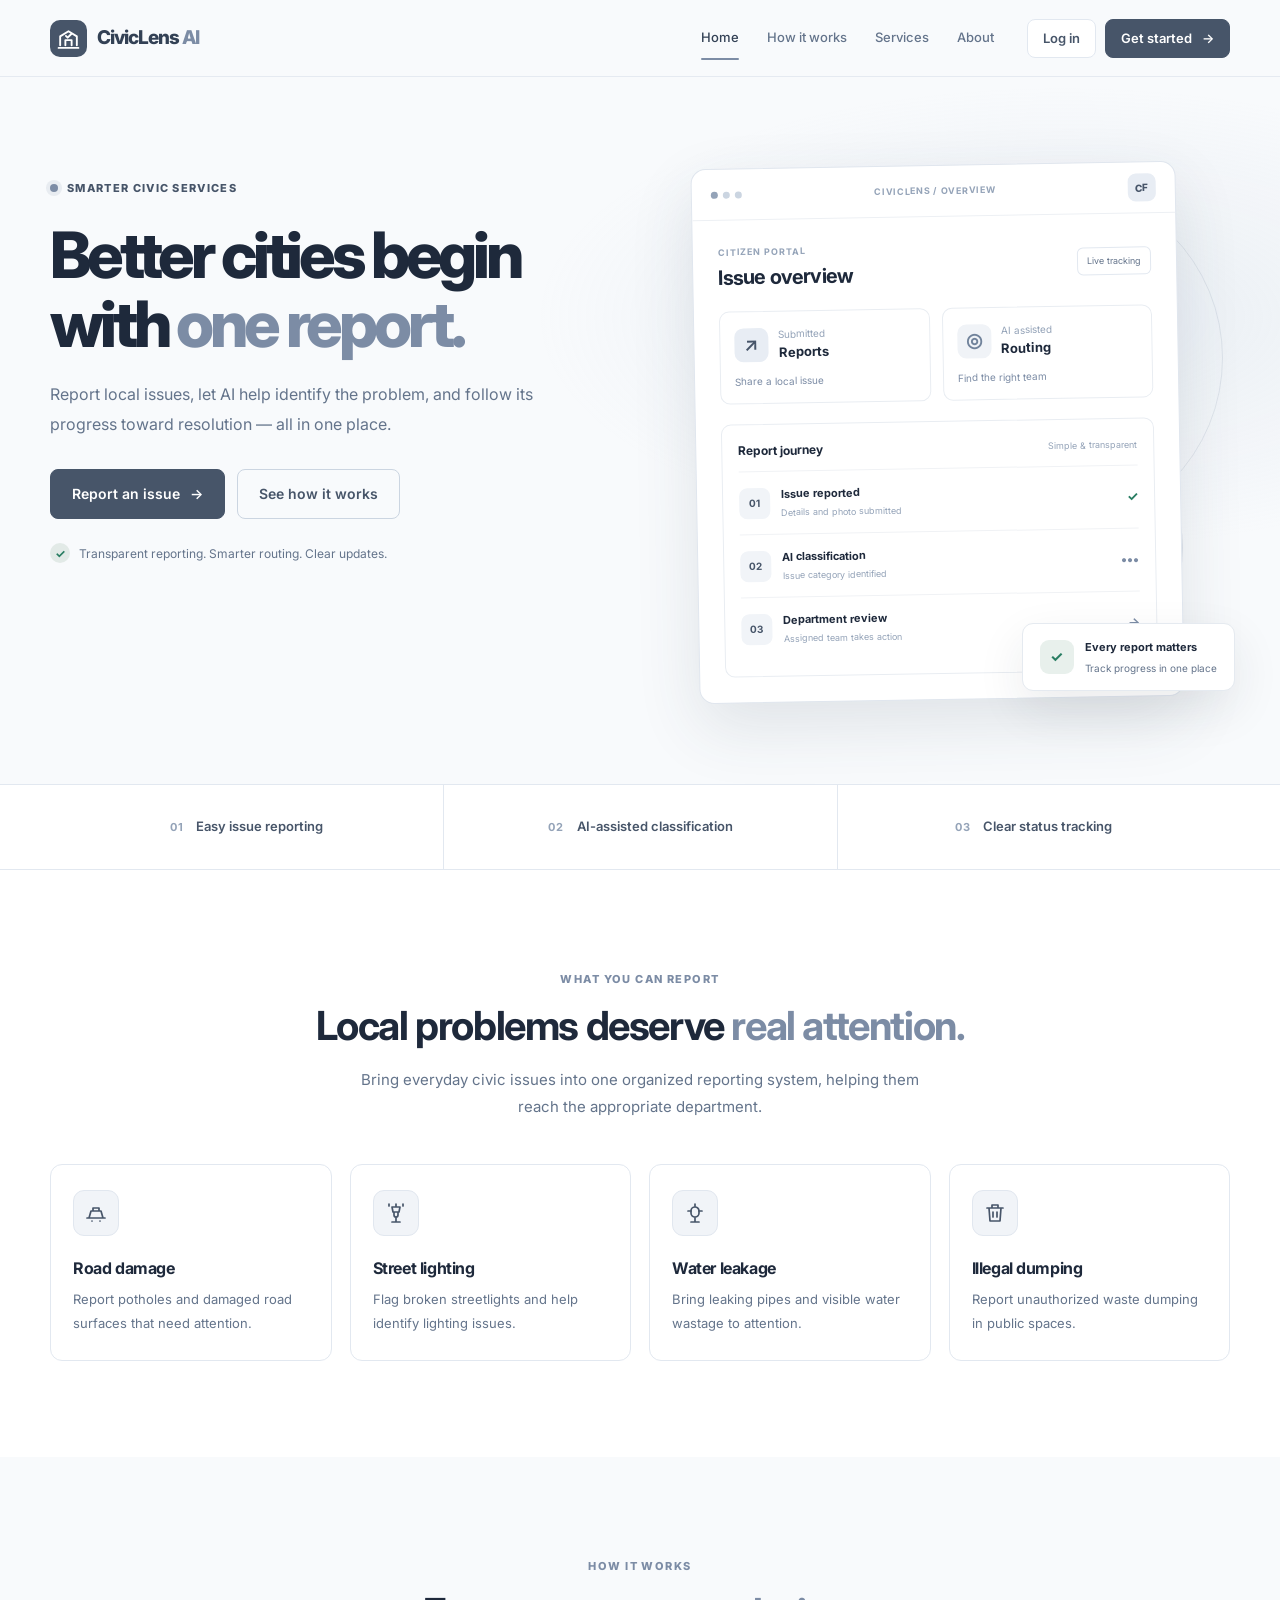
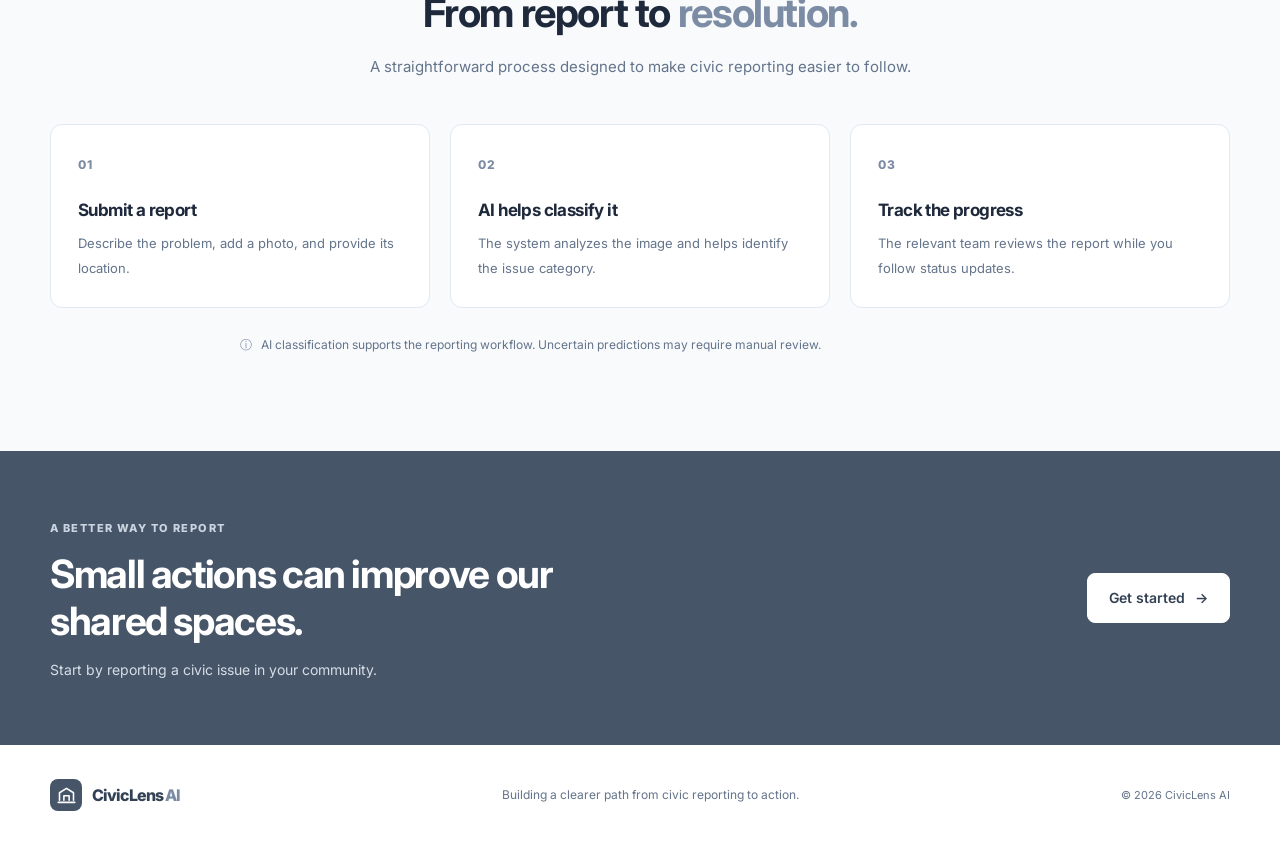
<file: index.html>
<!DOCTYPE html>
<html lang="en">
<head>
    <meta charset="UTF-8">
    <meta name="viewport" content="width=device-width, initial-scale=1.0">
    <meta name="description" content="CivicLens AI helps residents report civic issues and track their resolution.">
    <title>CivicLens AI | Better Cities, Together</title>

    <link rel="preconnect" href="https://fonts.googleapis.com">
    <link rel="preconnect" href="https://fonts.gstatic.com" crossorigin>
    <link href="https://fonts.googleapis.com/css2?family=Inter:wght@400;500;600;700;800&display=swap" rel="stylesheet">

    <link rel="stylesheet" href="css/theme.css">
    <link rel="stylesheet" href="css/home.css">
</head>
<body>

    <header class="site-header">
        <nav class="navbar container" aria-label="Main navigation">
            <a class="brand" href="index.html" aria-label="CivicLens AI home">
                <span class="brand-mark" aria-hidden="true">
                    <svg viewBox="0 0 24 24" fill="none">
                        <path d="M4 18.5V10l8-5 8 5v8.5" stroke="currentColor" stroke-width="1.8" stroke-linecap="round" stroke-linejoin="round"/>
                        <path d="M9 18.5v-5h6v5M2.5 21h19" stroke="currentColor" stroke-width="1.8" stroke-linecap="round" stroke-linejoin="round"/>
                        <path d="m9.5 9.5 1.7 1.7 3.5-3.5" stroke="currentColor" stroke-width="1.8" stroke-linecap="round" stroke-linejoin="round"/>
                    </svg>
                </span>
                <span>CivicLens <span class="brand-light">AI</span></span>
            </a>

            <button class="menu-toggle" id="menuToggle"
                    type="button" aria-label="Open navigation"
                    aria-expanded="false" aria-controls="navLinks">
                <span></span>
                <span></span>
                <span></span>
            </button>

            <div class="nav-links" id="navLinks">
                <a class="nav-link active" href="index.html">Home</a>
                <a class="nav-link" href="#how-it-works">How it works</a>
                <a class="nav-link" href="#services">Services</a>
                <a class="nav-link" href="#about">About</a>
                <div class="nav-actions">
                    <a class="button button-secondary button-small" href="login.html">Log in</a>
                    <a class="button button-primary button-small" href="register.html">
                        Get started <span aria-hidden="true">→</span>
                    </a>
                </div>
            </div>
        </nav>
    </header>

    <main>
        <section class="hero section-padding">
            <div class="container hero-grid">
                <div class="hero-content">
                    <div class="eyebrow">
                        <span class="eyebrow-dot"></span>
                        SMARTER CIVIC SERVICES
                    </div>

                    <h1>Better cities begin with <span>one report.</span></h1>

                    <p class="hero-description">
                        Report local issues, let AI help identify the problem,
                        and follow its progress toward resolution — all in one place.
                    </p>

                    <div class="hero-actions">
                        <a class="button button-primary button-large" href="register.html">
                            Report an issue <span aria-hidden="true">→</span>
                        </a>
                        <a class="button button-outline button-large" href="#how-it-works">
                            See how it works
                        </a>
                    </div>

                    <div class="hero-note">
                        <span class="note-check" aria-hidden="true">✓</span>
                        <span>Transparent reporting. Smarter routing. Clear updates.</span>
                    </div>
                </div>

                <div class="hero-visual" aria-label="Illustration of the CivicLens AI reporting dashboard">
                    <div class="visual-orb orb-one"></div>
                    <div class="visual-orb orb-two"></div>

                    <div class="dashboard-preview">
                        <div class="preview-topbar">
                            <div class="window-dots" aria-hidden="true">
                                <span></span><span></span><span></span>
                            </div>
                            <span class="preview-label">CIVICLENS / OVERVIEW</span>
                            <span class="preview-avatar">CF</span>
                        </div>

                        <div class="preview-body">
                            <div class="preview-heading">
                                <div>
                                    <p class="preview-overline">CITIZEN PORTAL</p>
                                    <h2>Issue overview</h2>
                                </div>
                                <span class="preview-date">Live tracking</span>
                            </div>

                            <div class="preview-stats">
                                <div class="preview-stat">
                                    <span class="stat-icon stat-icon-blue" aria-hidden="true">↗</span>
                                    <span class="stat-label">Submitted</span>
                                    <strong>Reports</strong>
                                    <small>Share a local issue</small>
                                </div>
                                <div class="preview-stat">
                                    <span class="stat-icon stat-icon-silver" aria-hidden="true">◎</span>
                                    <span class="stat-label">AI assisted</span>
                                    <strong>Routing</strong>
                                    <small>Find the right team</small>
                                </div>
                            </div>

                            <div class="preview-activity">
                                <div class="activity-heading">
                                    <strong>Report journey</strong>
                                    <span>Simple & transparent</span>
                                </div>

                                <div class="activity-row">
                                    <span class="activity-symbol">01</span>
                                    <div class="activity-copy">
                                        <strong>Issue reported</strong>
                                        <span>Details and photo submitted</span>
                                    </div>
                                    <span class="activity-check" aria-label="Step one">✓</span>
                                </div>

                                <div class="activity-row">
                                    <span class="activity-symbol">02</span>
                                    <div class="activity-copy">
                                        <strong>AI classification</strong>
                                        <span>Issue category identified</span>
                                    </div>
                                    <span class="activity-pending">•••</span>
                                </div>

                                <div class="activity-row">
                                    <span class="activity-symbol">03</span>
                                    <div class="activity-copy">
                                        <strong>Department review</strong>
                                        <span>Assigned team takes action</span>
                                    </div>
                                    <span class="activity-arrow">→</span>
                                </div>
                            </div>
                        </div>
                    </div>

                    <div class="floating-note">
                        <span class="floating-icon" aria-hidden="true">✓</span>
                        <div>
                            <strong>Every report matters</strong>
                            <span>Track progress in one place</span>
                        </div>
                    </div>
                </div>
            </div>
        </section>

        <section class="trust-strip" aria-label="Platform benefits">
            <div class="container trust-grid">
                <div class="trust-item">
                    <span class="trust-number">01</span>
                    <span>Easy issue reporting</span>
                </div>
                <div class="trust-item">
                    <span class="trust-number">02</span>
                    <span>AI-assisted classification</span>
                </div>
                <div class="trust-item">
                    <span class="trust-number">03</span>
                    <span>Clear status tracking</span>
                </div>
            </div>
        </section>

        <section class="section-padding services-section" id="services">
            <div class="container">
                <div class="section-heading">
                    <span class="section-kicker">WHAT YOU CAN REPORT</span>
                    <h2>Local problems deserve <span>real attention.</span></h2>
                    <p>
                        Bring everyday civic issues into one organized reporting
                        system, helping them reach the appropriate department.
                    </p>
                </div>

                <div class="service-grid">
                    <article class="service-card">
                        <span class="service-icon" aria-hidden="true">
                            <svg viewBox="0 0 24 24" fill="none">
                                <path d="M3 17h18M5 17l2-7h10l2 7M9 10V7h6v3M8 20h.01M16 20h.01" stroke="currentColor" stroke-width="1.7" stroke-linecap="round" stroke-linejoin="round"/>
                            </svg>
                        </span>
                        <h3>Road damage</h3>
                        <p>Report potholes and damaged road surfaces that need attention.</p>
                    </article>

                    <article class="service-card">
                        <span class="service-icon" aria-hidden="true">
                            <svg viewBox="0 0 24 24" fill="none">
                                <path d="M12 3v3m-4 0h8l-1 5H9L8 6ZM10 11v3a2 2 0 0 0 4 0v-3M12 16v5M8 21h8" stroke="currentColor" stroke-width="1.7" stroke-linecap="round" stroke-linejoin="round"/>
                                <path d="M5 3v2m14-2v2" stroke="currentColor" stroke-width="1.7" stroke-linecap="round"/>
                            </svg>
                        </span>
                        <h3>Street lighting</h3>
                        <p>Flag broken streetlights and help identify lighting issues.</p>
                    </article>

                    <article class="service-card">
                        <span class="service-icon" aria-hidden="true">
                            <svg viewBox="0 0 24 24" fill="none">
                                <path d="M12 3v3m0 0a4 4 0 0 0-4 4v2a4 4 0 0 0 8 0v-2a4 4 0 0 0-4-4ZM12 16v5m-4 0h8" stroke="currentColor" stroke-width="1.7" stroke-linecap="round" stroke-linejoin="round"/>
                                <path d="M8 10H5m11 0h3" stroke="currentColor" stroke-width="1.7" stroke-linecap="round"/>
                            </svg>
                        </span>
                        <h3>Water leakage</h3>
                        <p>Bring leaking pipes and visible water wastage to attention.</p>
                    </article>

                    <article class="service-card">
                        <span class="service-icon" aria-hidden="true">
                            <svg viewBox="0 0 24 24" fill="none">
                                <path d="M4 7h16M9 7V4h6v3m-9 0 1 13h10l1-13M10 11v5m4-5v5" stroke="currentColor" stroke-width="1.7" stroke-linecap="round" stroke-linejoin="round"/>
                            </svg>
                        </span>
                        <h3>Illegal dumping</h3>
                        <p>Report unauthorized waste dumping in public spaces.</p>
                    </article>
                </div>
            </div>
        </section>

        <section class="section-padding process-section" id="how-it-works">
            <div class="container">
                <div class="section-heading">
                    <span class="section-kicker">HOW IT WORKS</span>
                    <h2>From report to <span>resolution.</span></h2>
                    <p>A straightforward process designed to make civic reporting easier to follow.</p>
                </div>

                <div class="process-grid">
                    <article class="process-card">
                        <span class="process-number">01</span>
                        <h3>Submit a report</h3>
                        <p>Describe the problem, add a photo, and provide its location.</p>
                    </article>
                    <article class="process-card">
                        <span class="process-number">02</span>
                        <h3>AI helps classify it</h3>
                        <p>The system analyzes the image and helps identify the issue category.</p>
                    </article>
                    <article class="process-card">
                        <span class="process-number">03</span>
                        <h3>Track the progress</h3>
                        <p>The relevant team reviews the report while you follow status updates.</p>
                    </article>
                </div>

                <div class="process-disclaimer">
                    <span aria-hidden="true">ⓘ</span>
                    AI classification supports the reporting workflow. Uncertain predictions may require manual review.
                </div>
            </div>
        </section>

        <section class="closing-section" id="about">
            <div class="container closing-inner">
                <div>
                    <span class="section-kicker">A BETTER WAY TO REPORT</span>
                    <h2>Small actions can improve our shared spaces.</h2>
                    <p>Start by reporting a civic issue in your community.</p>
                </div>
                <a class="button button-light button-large" href="register.html">
                    Get started <span aria-hidden="true">→</span>
                </a>
            </div>
        </section>
    </main>

    <footer class="site-footer">
        <div class="container footer-inner">
            <a class="brand footer-brand" href="index.html">
                <span class="brand-mark" aria-hidden="true">
                    <svg viewBox="0 0 24 24" fill="none">
                        <path d="M4 18.5V10l8-5 8 5v8.5M9 18.5v-5h6v5M2.5 21h19" stroke="currentColor" stroke-width="1.8" stroke-linecap="round" stroke-linejoin="round"/>
                    </svg>
                </span>
                <span>CivicLens <span class="brand-light">AI</span></span>
            </a>
            <p>Building a clearer path from civic reporting to action.</p>
            <span class="footer-copyright">© <span id="currentYear"></span> CivicLens AI</span>
        </div>
    </footer>

    <script src="js/home.js"></script>
</body>
</html>
</file>
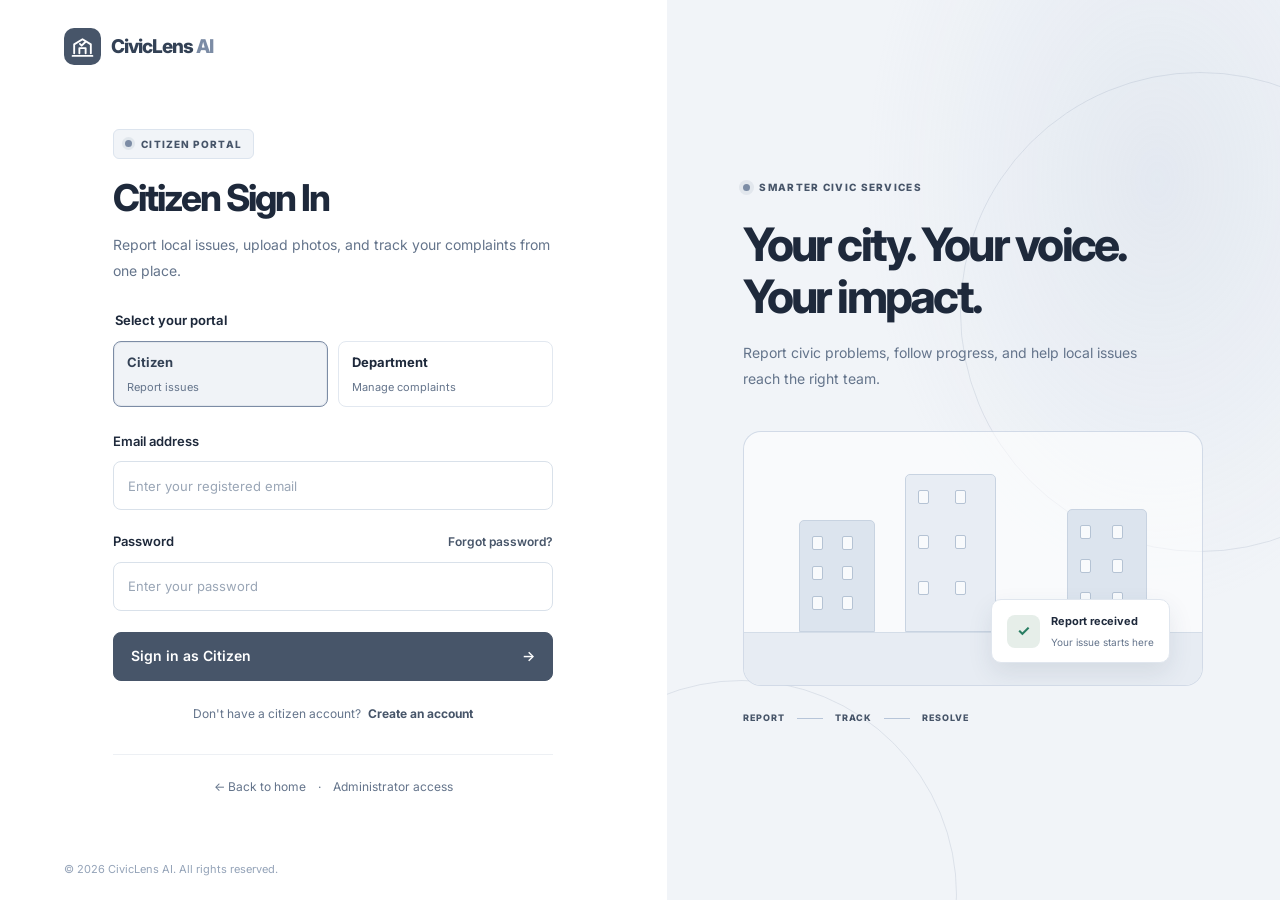
<file: admin.html>
<!DOCTYPE html>
<html lang="en">
<head>
    <meta charset="UTF-8">
    <meta name="viewport" content="width=device-width, initial-scale=1.0">
    <meta name="description" content="CivicLens AI administration dashboard for managing departments, AI categories and civic complaints.">

    <title>CivicLens AI | Administration</title>

    <link rel="preconnect" href="https://fonts.googleapis.com">
    <link rel="preconnect" href="https://fonts.gstatic.com" crossorigin>
    <link href="https://fonts.googleapis.com/css2?family=Inter:wght@400;500;600;700;800&display=swap" rel="stylesheet">

    <link rel="stylesheet" href="css/theme.css">
    <link rel="stylesheet" href="css/admin.css">
</head>

<body>
    <div class="admin-layout">

        <!-- SIDEBAR -->
        <aside class="admin-sidebar">

            <a class="brand" href="admin.html" aria-label="CivicLens AI Administration home">
                <span class="brand-mark" aria-hidden="true">
                    <svg viewBox="0 0 24 24" fill="none">
                        <path
                            d="M4 18.5V10l8-5 8 5v8.5"
                            stroke="currentColor"
                            stroke-width="1.8"
                            stroke-linecap="round"
                            stroke-linejoin="round"
                        />
                        <path
                            d="M9 18.5v-5h6v5M2.5 21h19"
                            stroke="currentColor"
                            stroke-width="1.8"
                            stroke-linecap="round"
                            stroke-linejoin="round"
                        />
                        <path
                            d="m9.5 9.5 1.7 1.7 3.5-3.5"
                            stroke="currentColor"
                            stroke-width="1.8"
                            stroke-linecap="round"
                            stroke-linejoin="round"
                        />
                    </svg>
                </span>

                <span class="brand-name">
                    CivicLens <span class="brand-light">AI</span>
                </span>

                <span class="brand-subtitle">Administration</span>
            </a>

            <!-- NAVIGATION -->
            <nav class="sidebar-nav" aria-label="Administration navigation">
                <a class="nav-link active" href="#dashboard">Dashboard</a>
                <a class="nav-link" href="#reassignmentRequests">Department Reassignment</a>
                <a class="nav-link" href="#rejectionRequests">Rejection Requests</a>
                <a class="nav-link" href="#departments">Departments</a>
                <a class="nav-link" href="#addDepartment">Add Department</a>
            </nav>

            <button id="logoutButton" class="logout-button" type="button">
                Log Out
            </button>
        </aside>

        <!-- MAIN CONTENT -->
        <main class="admin-main">

            <!-- PAGE HEADER -->
            <header class="page-header">
                <div>
                    <p class="eyebrow">ADMINISTRATION PANEL</p>

                    <h1>
                        Welcome,
                        <span id="welcomeName">Administrator</span>
                    </h1>

                    <p class="page-description">
                        Manage departments, AI categories and complaint assignments.
                    </p>
                </div>

                <button id="refreshButton" class="secondary-button" type="button">
                    <span aria-hidden="true">↻</span>
                    Refresh
                </button>
            </header>

            <!-- DASHBOARD STATISTICS -->
            <section
                id="dashboard"
                class="stats-grid"
                aria-label="Dashboard statistics"
            >
                <article class="stat-card">
                    <span class="stat-label">Total Departments</span>
                    <strong id="totalDepartments" class="stat-value">—</strong>
                    <span class="stat-note">Registered departments</span>
                </article>

                <article class="stat-card">
                    <span class="stat-label">Active Departments</span>
                    <strong id="activeDepartments" class="stat-value">—</strong>
                    <span class="stat-note">Available for assignment</span>
                </article>

                <article class="stat-card">
                    <span class="stat-label">Total Complaints</span>
                    <strong id="totalComplaints" class="stat-value">—</strong>
                    <span class="stat-note">All submitted reports</span>
                </article>

                <article class="stat-card">
                    <span class="stat-label">Pending Complaints</span>
                    <strong id="pendingComplaints" class="stat-value">—</strong>
                    <span class="stat-note">Awaiting resolution</span>
                </article>
            </section>

            <!-- DEPARTMENT REASSIGNMENT REQUESTS -->
            <section id="reassignmentRequests" class="panel">

                <div class="panel-heading">
                    <div>
                        <p class="eyebrow">MANUAL COMPLAINT ASSIGNMENT</p>
                        <h2>Department Reassignment Requests</h2>

                        <p class="muted">
                            Review complaints marked as belonging to the wrong department.
                            Choose the correct department and manually reassign each complaint.
                        </p>
                    </div>

                    <span id="pendingReassignmentCount" class="category-tag">
                        0 pending requests
                    </span>
                </div>

                <!-- SEARCH AND FILTER -->
                <div class="table-controls">
                    <input
                        id="reassignmentSearch"
                        type="search"
                        placeholder="Search complaint ID or department..."
                        aria-label="Search department reassignment requests"
                    >

                    <select
                        id="reassignmentStatusFilter"
                        aria-label="Filter reassignment requests"
                    >
                        <option value="pending">Pending assignment</option>
                        <option value="assigned">Already assigned</option>
                        <option value="all">All requests</option>
                    </select>
                </div>

                <!-- REQUEST TABLE -->
                <div class="table-wrapper">
                    <table class="admin-table">
                        <thead>
                            <tr>
                                <th scope="col">Complaint</th>
                                <th scope="col">Current Department</th>
                                <th scope="col">Reason</th>
                                <th scope="col">Request Date</th>
                                <th scope="col">Assign To</th>
                                <th scope="col">Actions</th>
                            </tr>
                        </thead>

                        <tbody id="reassignmentRequestTableBody">
                            <tr>
                                <td colspan="6" class="admin-table-empty">
                                    Department reassignment requests will appear here.
                                </td>
                            </tr>
                        </tbody>
                    </table>
                </div>

                <p
                    id="reassignmentRequestResultCount"
                    class="result-count"
                    aria-live="polite"
                >
                    0 requests
                </p>

            </section>

            <!-- REJECTION REQUEST MANAGEMENT -->
            <section id="rejectionRequests" class="panel">

                <div class="panel-heading">
                    <div>
                        <p class="eyebrow">COMPLAINT REVIEW</p>
                        <h2>Rejection Requests</h2>

                        <p class="muted">
                            Review department requests before deciding whether a complaint
                            should be rejected.
                        </p>
                    </div>

                    <span id="pendingRejectionCount" class="category-tag">
                        0 pending requests
                    </span>
                </div>

                <div class="table-controls">
                    <input
                        id="rejectionSearch"
                        type="search"
                        placeholder="Search complaint ID or department..."
                        aria-label="Search rejection requests"
                    >

                    <select
                        id="rejectionStatusFilter"
                        aria-label="Filter rejection requests"
                    >
                        <option value="pending">Pending review</option>
                        <option value="approved">Approved</option>
                        <option value="disapproved">Disapproved</option>
                        <option value="all">All requests</option>
                    </select>
                </div>

                <div class="table-wrapper">
                    <table class="admin-table">
                        <thead>
                            <tr>
                                <th scope="col">Complaint</th>
                                <th scope="col">Department</th>
                                <th scope="col">Rejection Reason</th>
                                <th scope="col">Request Date</th>
                                <th scope="col">Actions</th>
                            </tr>
                        </thead>

                        <tbody id="rejectionRequestTableBody">
                            <tr>
                                <td colspan="5" class="admin-table-empty">
                                    Rejection requests will appear here.
                                </td>
                            </tr>
                        </tbody>
                    </table>
                </div>

                <p
                    id="rejectionRequestResultCount"
                    class="result-count"
                    aria-live="polite"
                >
                    0 requests
                </p>

            </section>

            <!-- DEPARTMENT MANAGEMENT -->
            <section id="departments" class="panel">

                <div class="panel-heading">
                    <div>
                        <p class="eyebrow">TEAM MANAGEMENT</p>
                        <h2>Departments</h2>

                        <p class="muted">
                            Manage the teams responsible for AI-detected issues.
                        </p>
                    </div>

                    <button
                        id="openAddDepartment"
                        class="primary-button"
                        type="button"
                    >
                        <span aria-hidden="true">+</span>
                        Add Department
                    </button>
                </div>

                <!-- SEARCH AND FILTERS -->
                <div class="table-controls">
                    <input
                        id="departmentSearch"
                        type="search"
                        placeholder="Search name or email..."
                        aria-label="Search departments"
                    >

                    <select
                        id="departmentStatusFilter"
                        aria-label="Filter department status"
                    >
                        <option value="all">All statuses</option>
                        <option value="active">Active</option>
                        <option value="inactive">Inactive</option>
                    </select>
                </div>

                <!-- DEPARTMENT TABLE -->
                <div class="table-wrapper">
                    <table class="admin-table">
                        <thead>
                            <tr>
                                <th scope="col">Department</th>
                                <th scope="col">Email</th>
                                <th scope="col">Status</th>
                                <th scope="col">Created</th>
                                <th scope="col">Actions</th>
                            </tr>
                        </thead>

                        <tbody id="departmentTableBody">
                            <tr>
                                <td colspan="5" class="admin-table-empty">
                                    Loading departments...
                                </td>
                            </tr>
                        </tbody>
                    </table>
                </div>

                <p
                    id="departmentResultCount"
                    class="result-count"
                    aria-live="polite"
                >
                    Loading department records...
                </p>
            </section>

            <!-- CREATE DEPARTMENT -->
            <section id="addDepartment" class="panel form-panel">

                <div class="panel-heading">
                    <div>
                        <p class="eyebrow">ACCOUNT SETUP</p>
                        <h2>Create a Department</h2>

                        <p class="muted">
                            Assign available categories from your loaded YOLO model.
                            Each category can be allocated to only one department.
                        </p>
                    </div>
                </div>

                <form id="addDepartmentForm">

                    <div class="form-grid">

                        <div class="form-field">
                            <label for="departmentName">Department name</label>

                            <input
                                id="departmentName"
                                name="name"
                                type="text"
                                placeholder="e.g. Road & Public Works"
                                autocomplete="organization"
                                required
                            >
                        </div>

                        <div class="form-field">
                            <label for="departmentEmail">Department login email</label>

                            <input
                                id="departmentEmail"
                                name="email"
                                type="email"
                                placeholder="department@example.com"
                                autocomplete="email"
                                required
                            >
                        </div>

                        <div class="form-field">
                            <label for="departmentPassword">Temporary password</label>

                            <input
                                id="departmentPassword"
                                name="password"
                                type="password"
                                minlength="8"
                                placeholder="At least 8 characters"
                                autocomplete="new-password"
                                required
                            >
                        </div>

                        <div class="form-field">
                            <label for="departmentStatus">Account status</label>

                            <select id="departmentStatus" name="status">
                                <option value="active">Active</option>
                                <option value="inactive">Inactive</option>
                            </select>
                        </div>

                    </div>

                    <!-- AI CATEGORIES -->
                    <div class="category-section">

                        <div class="category-heading">
                            <div>
                                <h3>AI categories</h3>

                                <p class="muted">
                                    Select the available model categories this department handles.
                                    Already allocated categories will not appear here.
                                </p>
                            </div>

                            <span class="category-tag">From best.pt</span>
                        </div>

                        <div
                            id="categoryList"
                            class="category-list"
                            aria-live="polite"
                            aria-label="Available AI categories"
                        >
                            Loading available model categories...
                        </div>
                    </div>

                    <!-- FORM FEEDBACK -->
                    <div
                        id="departmentFormMessage"
                        class="admin-form-message"
                        role="status"
                        aria-live="polite"
                    ></div>

                    <!-- FORM BUTTONS -->
                    <div class="form-actions">
                        <button
                            id="resetDepartmentForm"
                            class="secondary-button"
                            type="reset"
                        >
                            Reset
                        </button>

                        <button
                            id="createDepartmentButton"
                            class="primary-button"
                            type="submit"
                        >
                            Create Department
                        </button>
                    </div>

                </form>
            </section>

            <!-- FOOTER -->
            <footer class="admin-footer">
                <span>CivicLens AI Administration</span>

                <span>
                    © <span id="currentYear"></span>
                </span>
            </footer>

        </main>
    </div>

    <script src="js/admin.js"></script>
</body>
</html>
</file>
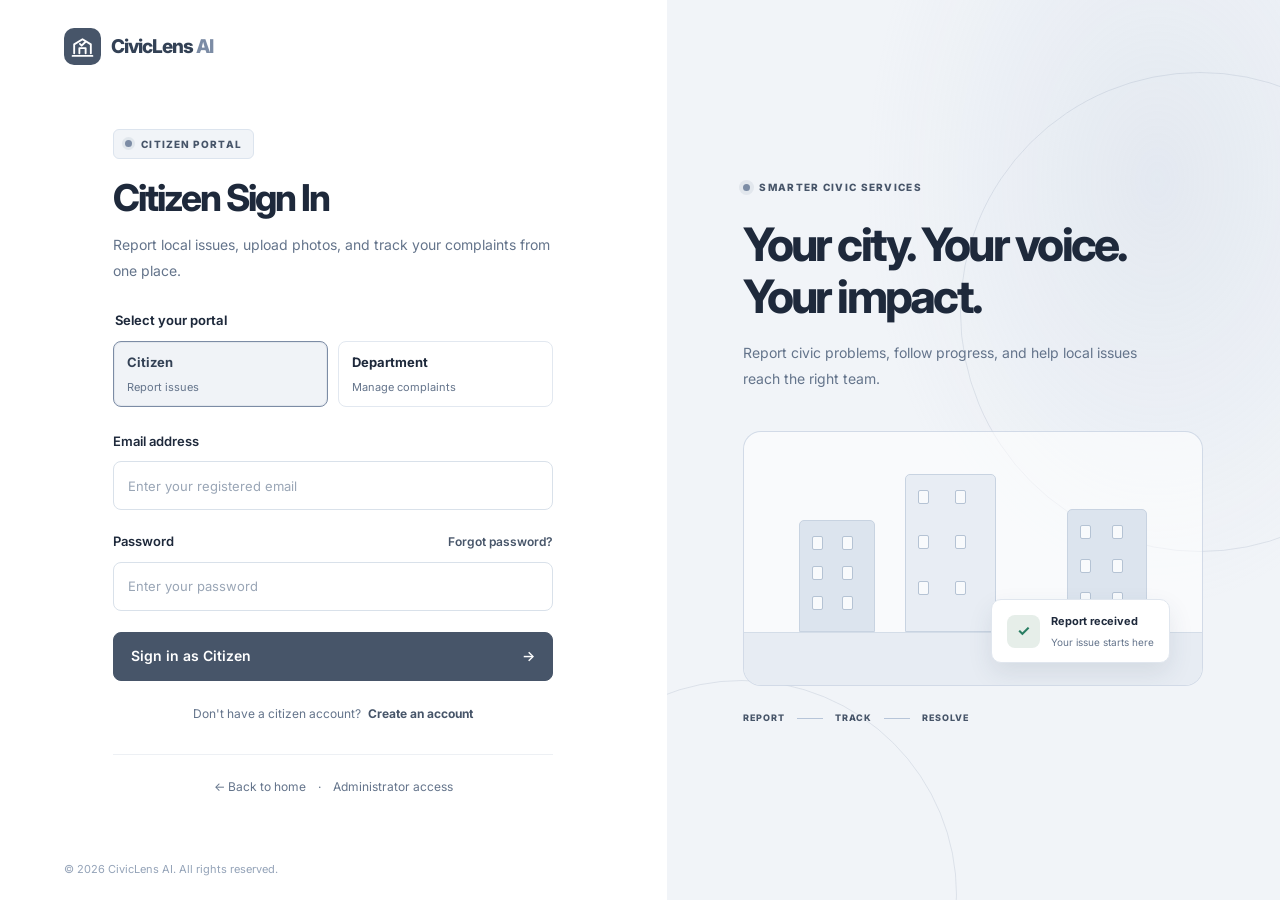
<file: login.html>
<!DOCTYPE html>
<html lang="en">
<head>
    <meta charset="UTF-8">
    <meta name="viewport" content="width=device-width, initial-scale=1.0">
    <meta name="description" content="Sign in to CivicLens AI to manage and track civic issues.">
    <title>Sign In | CivicLens AI</title>

    <link rel="preconnect" href="https://fonts.googleapis.com">
    <link rel="preconnect" href="https://fonts.gstatic.com" crossorigin>
    <link href="https://fonts.googleapis.com/css2?family=Inter:wght@400;500;600;700;800&display=swap" rel="stylesheet">

    <link rel="stylesheet" href="css/theme.css">
    <link rel="stylesheet" href="css/auth.css">
</head>

<body class="auth-page">

    <main class="auth-layout">

        <!-- LEFT SIDE: LOGIN -->
        <section class="auth-main">

            <!-- Homepage logo: inline SVG -->
            <a href="index.html" class="auth-brand" aria-label="CivicLens AI home">
                <span class="brand-mark" aria-hidden="true">
                    <svg viewBox="0 0 24 24" fill="none">
                        <path d="M4 18.5V10l8-5 8 5v8.5"
                              stroke="currentColor"
                              stroke-width="1.8"
                              stroke-linecap="round"
                              stroke-linejoin="round"/>
                        <path d="M9 18.5v-5h6v5M2.5 21h19"
                              stroke="currentColor"
                              stroke-width="1.8"
                              stroke-linecap="round"
                              stroke-linejoin="round"/>
                        <path d="m9.5 9.5 1.7 1.7 3.5-3.5"
                              stroke="currentColor"
                              stroke-width="1.8"
                              stroke-linecap="round"
                              stroke-linejoin="round"/>
                    </svg>
                </span>
                <span class="brand-name">CivicLens <span class="brand-light">AI</span></span>
            </a>

            <div class="auth-form-wrap">

                <div class="auth-heading">

                    <div class="role-badge" id="roleBadge">
                        <span class="role-badge-dot"></span>
                        <span id="roleBadgeText">CITIZEN PORTAL</span>
                    </div>

                    <h1 id="loginHeading">Citizen Sign In</h1>

                    <p id="loginDescription">
                        Report local issues, upload photos, and track your complaints from one place.
                    </p>
                </div>

                <form id="loginForm">

                    <fieldset class="role-fieldset" id="roleSelector">
                        <legend>Select your portal</legend>

                        <div class="role-options">

                            <label class="role-option">
                                <input
                                    type="radio"
                                    name="role"
                                    value="user"
                                    checked
                                >
                                <span class="role-option-content">
                                    <strong>Citizen</strong>
                                    <small>Report issues</small>
                                </span>
                            </label>

                            <label class="role-option">
                                <input
                                    type="radio"
                                    name="role"
                                    value="department"
                                >
                                <span class="role-option-content">
                                    <strong>Department</strong>
                                    <small>Manage complaints</small>
                                </span>
                            </label>

                        </div>
                    </fieldset>

                    <div class="form-field">
                        <label for="email">Email address</label>

                        <input
                            id="email"
                            name="email"
                            type="email"
                            placeholder="Enter your registered email"
                            autocomplete="username"
                            required
                        >
                    </div>

                    <div class="form-field">

                        <div class="field-heading">
                            <label for="password">Password</label>

                            <a href="#" class="forgot-link" id="forgotPasswordLink">
                                Forgot password?
                            </a>
                        </div>

                        <!-- Password field intentionally has NO eye icon -->
                        <div class="password-wrapper">
                            <input
                                id="password"
                                name="password"
                                type="password"
                                placeholder="Enter your password"
                                autocomplete="current-password"
                                required
                            >
                        </div>

                    </div>

                    <p
                        class="form-message"
                        id="formMessage"
                        role="status"
                        aria-live="polite"
                    ></p>

                    <button class="button button-primary submit-button" type="submit">
                        <span id="submitButtonText">Sign in as Citizen</span>
                        <span aria-hidden="true">→</span>
                    </button>

                    <p class="signup-prompt" id="signupPrompt">
                        Don't have a citizen account?
                        <a href="register.html">Create an account</a>
                    </p>

                </form>

                <div class="auth-bottom">
                    <a href="index.html">← Back to home</a>
                    <span aria-hidden="true">·</span>
                    <button type="button" id="adminAccessLink" class="text-link">
                        Administrator access
                    </button>
                </div>

            </div>

            <p class="auth-copyright">
                © <span id="authYear"></span> CivicLens AI. All rights reserved.
            </p>

        </section>

        <!-- RIGHT SIDE: BRAND PANEL -->
        <aside class="auth-aside">

            <div class="aside-decoration aside-decoration-one"></div>
            <div class="aside-decoration aside-decoration-two"></div>

            <div class="aside-content">

                <span class="aside-label">
                    <span class="aside-label-dot"></span>
                    SMARTER CIVIC SERVICES
                </span>

                <h2 id="asideHeading">
                    Your city. Your voice. Your impact.
                </h2>

                <p id="asideDescription">
                    Report civic problems, follow progress, and help local issues reach the right team.
                </p>

                <div class="aside-illustration" aria-hidden="true">

                    <div class="illustration-building building-one">
                        <span></span><span></span><span></span>
                        <span></span><span></span><span></span>
                    </div>

                    <div class="illustration-building building-two">
                        <span></span><span></span>
                        <span></span><span></span>
                        <span></span><span></span>
                    </div>

                    <div class="illustration-building building-three">
                        <span></span><span></span><span></span>
                        <span></span><span></span><span></span>
                    </div>

                    <div class="illustration-ground"></div>

                    <div class="illustration-report">
                        <span class="report-check">✓</span>
                        <div>
                            <strong id="illustrationTitle">Report received</strong>
                            <span id="illustrationDescription">Your issue starts here</span>
                        </div>
                    </div>

                </div>

                <div class="aside-footer">
                    <span id="stepOne">REPORT</span>
                    <span class="aside-footer-line"></span>
                    <span id="stepTwo">TRACK</span>
                    <span class="aside-footer-line"></span>
                    <span id="stepThree">RESOLVE</span>
                </div>

            </div>

        </aside>

    </main>

    <script src="js/auth.js"></script>

</body>
</html>
</file>
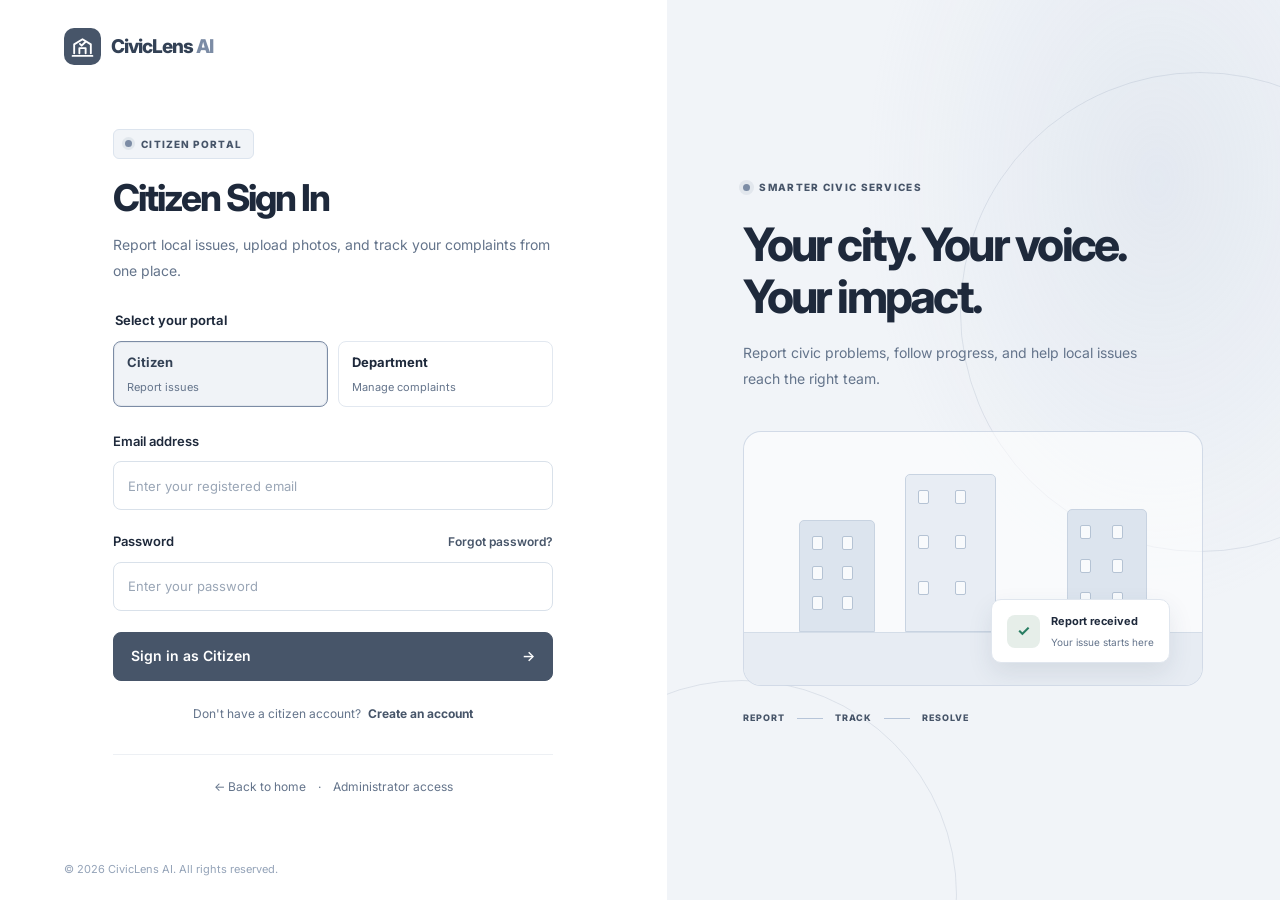
<file: my-reports.html>
<!DOCTYPE html>
<html lang="en">
<head>
    <meta charset="UTF-8">
    <meta name="viewport" content="width=device-width, initial-scale=1.0">
    <meta name="theme-color" content="#F8FAFC">
    <meta name="description" content="View and track your CivicLens AI complaints.">
    <title>My Reports | CivicLens AI</title>

    <link rel="stylesheet" href="css/theme.css">
    <link rel="stylesheet" href="css/my-reports.css">
</head>
<body>

<header class="site-header">
    <div class="container header-inner">
        <a class="brand" href="report.html" aria-label="CivicLens AI dashboard">
            <span class="brand-mark" aria-hidden="true">
                <svg viewBox="0 0 24 24" fill="none">
                    <path d="M4 18.5V10l8-5 8 5v8.5"
                          stroke="currentColor" stroke-width="1.8"
                          stroke-linecap="round" stroke-linejoin="round"/>
                    <path d="M9 18.5v-5h6v5M2.5 21h19"
                          stroke="currentColor" stroke-width="1.8"
                          stroke-linecap="round" stroke-linejoin="round"/>
                    <path d="m9.5 9.5 1.7 1.7 3.5-3.5"
                          stroke="currentColor" stroke-width="1.8"
                          stroke-linecap="round" stroke-linejoin="round"/>
                </svg>
            </span>
            <span>CivicLens <span class="brand-light">AI</span></span>
        </a>

        <button class="mobile-menu-toggle" id="mobile-menu-toggle"
                type="button" aria-label="Open navigation"
                aria-expanded="false" aria-controls="main-nav">
            <span></span><span></span><span></span>
        </button>

        <nav class="main-nav" id="main-nav" aria-label="Main navigation">
            <a href="report.html" class="nav-link">Dashboard</a>
            <a href="report.html#report-form-section" class="nav-link">Report an Issue</a>
            <a href="my-reports.html" class="nav-link active"
               aria-current="page">My Reports</a>
        </nav>

        <div class="header-actions">
            <div class="user-chip">
                <span class="user-avatar" id="user-avatar" aria-hidden="true">U</span>
                <span id="user-name">Citizen</span>
            </div>
            <button class="button button-secondary sign-out-btn"
                    id="sign-out-btn" type="button">Sign out</button>
        </div>
    </div>
</header>

<main class="container reports-page">

    <section class="page-heading">
        <div>
            <p class="eyebrow">
                <span class="eyebrow-dot" aria-hidden="true"></span>
                CITIZEN PORTAL
            </p>
            <h1>My Reports</h1>
            <p class="page-description">
                Keep track of the civic issues you've reported and follow
                their progress in one place.
            </p>
        </div>

        <a href="report.html#report-form-section"
           class="button button-primary new-report-button">
            <span aria-hidden="true">＋</span> Report an Issue
        </a>
    </section>

    <section class="stats-grid" aria-label="Report summary">
        <article class="stat-card">
            <span class="stat-icon total-icon" aria-hidden="true">▤</span>
            <div>
                <p>Total reports</p>
                <h2 id="total-count">—</h2>
                <span class="stat-description">All submitted complaints</span>
            </div>
        </article>

        <article class="stat-card">
            <span class="stat-icon progress-icon" aria-hidden="true">◷</span>
            <div>
                <p>In progress</p>
                <h2 id="progress-count">—</h2>
                <span class="stat-description">Being addressed</span>
            </div>
        </article>

        <article class="stat-card">
            <span class="stat-icon resolved-icon" aria-hidden="true">✓</span>
            <div>
                <p>Resolved</p>
                <h2 id="resolved-count">—</h2>
                <span class="stat-description">Marked as resolved</span>
            </div>
        </article>

        <article class="stat-card">
            <span class="stat-icon pending-icon" aria-hidden="true">◌</span>
            <div>
                <p>Pending</p>
                <h2 id="pending-count">—</h2>
                <span class="stat-description">Awaiting resolution</span>
            </div>
        </article>
    </section>

    <section class="reports-panel">
        <div class="panel-heading">
            <div>
                <h2>Your complaints</h2>
                <p id="results-summary">Loading your reports...</p>
            </div>

            <button type="button" class="button button-secondary refresh-button"
                    id="refresh-reports">
                <span aria-hidden="true">↻</span> Refresh
            </button>
        </div>

        <div class="report-controls">
            <label class="search-box" for="report-search">
                <svg viewBox="0 0 24 24" fill="none" aria-hidden="true">
                    <circle cx="10.8" cy="10.8" r="6.8"
                            stroke="currentColor" stroke-width="1.8"/>
                    <path d="m16 16 4.5 4.5"
                          stroke="currentColor" stroke-width="1.8"
                          stroke-linecap="round"/>
                </svg>
                <input id="report-search" type="search"
                       placeholder="Search ID, category or location..."
                       autocomplete="off">
            </label>

            <label class="filter-control" for="status-filter">
                <span>Status</span>
                <select id="status-filter">
                    <option value="all">All statuses</option>
                    <option value="progress">In progress</option>
                    <option value="pending">Pending</option>
                    <option value="resolved">Resolved</option>
                    <option value="rejected">Rejected</option>
                </select>
            </label>
        </div>

        <div class="report-list" id="report-list" aria-live="polite">
            <div class="loading-state">
                <span class="loading-spinner" aria-hidden="true"></span>
                <p>Loading your reports...</p>
            </div>
        </div>

        <div class="list-footer">
            <span id="report-count-label">0 reports</span>
            <button type="button" class="text-button" id="clear-filters" hidden>
                Clear filters
            </button>
        </div>
    </section>

    <section class="help-note">
        <span class="help-note-icon" aria-hidden="true">i</span>
        <p>
            Your complaint ID can help you identify a report when contacting
            the support team. Status updates appear here after they are saved
            by the responsible team.
        </p>
    </section>
</main>

<footer class="site-footer">
    <div class="container footer-inner">
        <a class="brand footer-brand" href="report.html"
           aria-label="CivicLens AI dashboard">
            <span class="brand-mark" aria-hidden="true">
                <svg viewBox="0 0 24 24" fill="none">
                    <path d="M4 18.5V10l8-5 8 5v8.5"
                          stroke="currentColor" stroke-width="1.8"
                          stroke-linecap="round" stroke-linejoin="round"/>
                    <path d="M9 18.5v-5h6v5M2.5 21h19"
                          stroke="currentColor" stroke-width="1.8"
                          stroke-linecap="round" stroke-linejoin="round"/>
                    <path d="m9.5 9.5 1.7 1.7 3.5-3.5"
                          stroke="currentColor" stroke-width="1.8"
                          stroke-linecap="round" stroke-linejoin="round"/>
                </svg>
            </span>
            <span>CivicLens <span class="brand-light">AI</span></span>
        </a>
        <p>Building better communities, one report at a time.</p>
    </div>
</footer>

<div class="toast" id="toast" role="status" aria-live="polite"></div>

<script src="js/my-reports.js"></script>
</body>
</html>
</file>
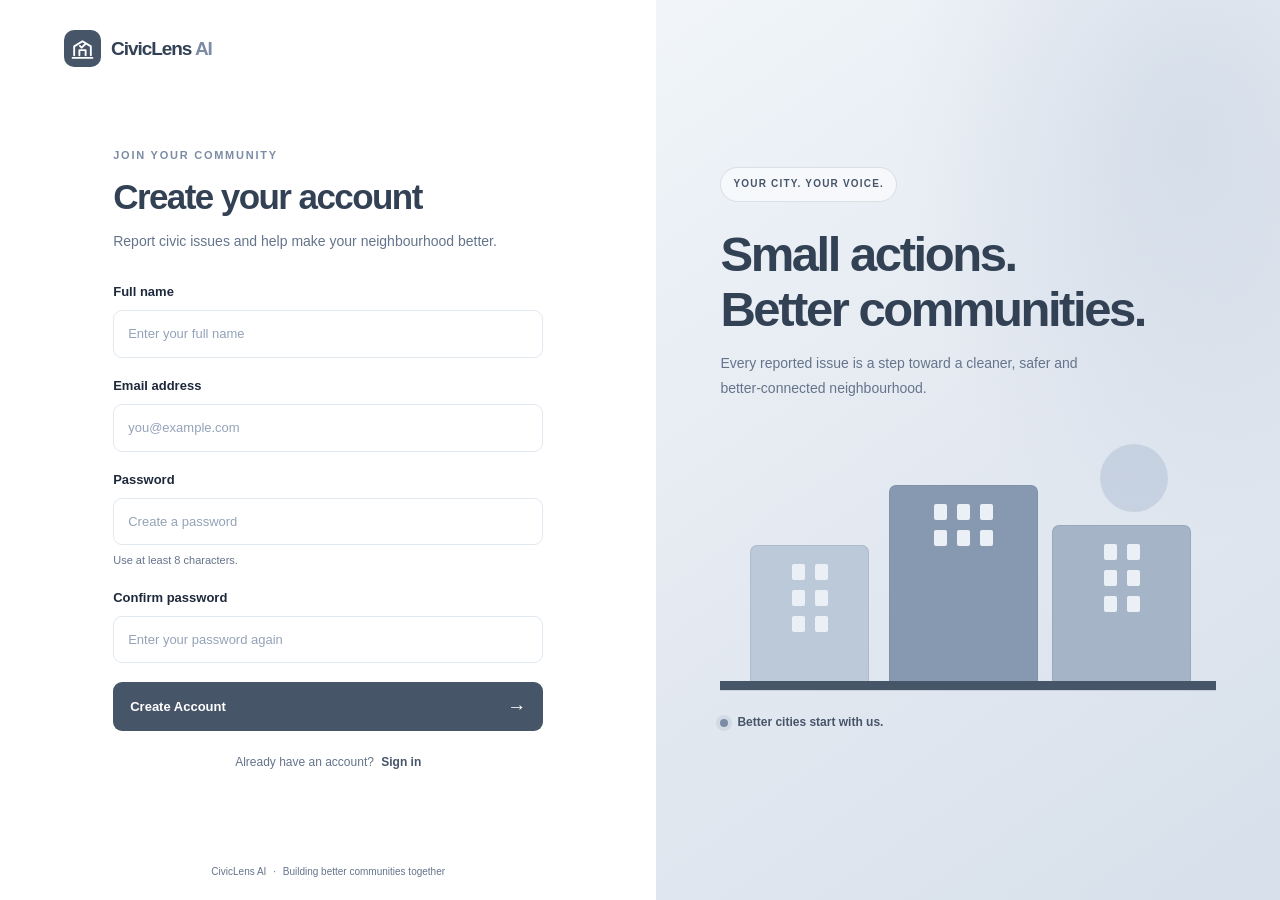
<file: register.html>
<!DOCTYPE html>
<html lang="en">
<head>
    <meta charset="UTF-8">
    <meta name="viewport" content="width=device-width, initial-scale=1.0">
    <meta name="theme-color" content="#F8FAFC">
    <title>Create Account | CivicLens AI</title>

    <link rel="stylesheet" href="css/theme.css">
    <link rel="stylesheet" href="css/auth.css">
    <link rel="stylesheet" href="css/register.css">
</head>
<body>
    <main class="register-page">

        <section class="register-form-panel">

            <!-- Same inline SVG logo as the homepage -->
            <a href="index.html" class="register-brand"
               aria-label="CivicLens AI home">
                <span class="brand-mark" aria-hidden="true">
                    <svg viewBox="0 0 24 24" fill="none">
                        <path d="M4 18.5V10l8-5 8 5v8.5"
                              stroke="currentColor" stroke-width="1.8"
                              stroke-linecap="round" stroke-linejoin="round"/>
                        <path d="M9 18.5v-5h6v5M2.5 21h19"
                              stroke="currentColor" stroke-width="1.8"
                              stroke-linecap="round" stroke-linejoin="round"/>
                        <path d="m9.5 9.5 1.7 1.7 3.5-3.5"
                              stroke="currentColor" stroke-width="1.8"
                              stroke-linecap="round" stroke-linejoin="round"/>
                    </svg>
                </span>
                <span class="brand-name">CivicLens <span class="brand-light">AI</span></span>
            </a>

            <div class="register-content">
                <p class="register-eyebrow">JOIN YOUR COMMUNITY</p>

                <h1>Create your account</h1>

                <p class="register-description">
                    Report civic issues and help make your neighbourhood better.
                </p>

                <form id="registerForm" novalidate>
                    <div class="register-field">
                        <label for="fullName">Full name</label>
                        <input
                            type="text"
                            id="fullName"
                            name="fullName"
                            placeholder="Enter your full name"
                            autocomplete="name"
                            maxlength="100"
                            required
                        >
                    </div>

                    <div class="register-field">
                        <label for="email">Email address</label>
                        <input
                            type="email"
                            id="email"
                            name="email"
                            placeholder="you@example.com"
                            autocomplete="email"
                            maxlength="254"
                            required
                        >
                    </div>

                    <div class="register-field">
                        <label for="password">Password</label>
                        <input
                            type="password"
                            id="password"
                            name="password"
                            placeholder="Create a password"
                            autocomplete="new-password"
                            minlength="8"
                            required
                        >
                        <small>Use at least 8 characters.</small>
                    </div>

                    <div class="register-field">
                        <label for="confirmPassword">Confirm password</label>
                        <input
                            type="password"
                            id="confirmPassword"
                            name="confirmPassword"
                            placeholder="Enter your password again"
                            autocomplete="new-password"
                            minlength="8"
                            required
                        >
                    </div>

                    <p id="registerMessage" class="register-message"
                       role="status" aria-live="polite"></p>

                    <button type="submit" id="registerButton"
                            class="register-submit">
                        <span>Create Account</span>
                        <span aria-hidden="true">→</span>
                    </button>
                </form>

                <p class="register-signin">
                    Already have an account?
                    <a href="login.html">Sign in</a>
                </p>
            </div>

            <p class="register-footer">
                CivicLens AI <span aria-hidden="true">·</span>
                Building better communities together
            </p>
        </section>

        <aside class="register-visual-panel">
            <div class="register-visual-content">
                <span class="register-visual-tag">YOUR CITY. YOUR VOICE.</span>

                <h2>Small actions.<br>Better communities.</h2>

                <p>
                    Every reported issue is a step toward a cleaner,
                    safer and better-connected neighbourhood.
                </p>

                <div class="city-illustration" aria-hidden="true">
                    <div class="city-sun"></div>

                    <div class="city-building building-one">
                        <span></span><span></span><span></span>
                        <span></span><span></span><span></span>
                    </div>

                    <div class="city-building building-two">
                        <span></span><span></span>
                        <span></span><span></span>
                        <span></span><span></span>
                    </div>

                    <div class="city-building building-three">
                        <span></span><span></span><span></span>
                        <span></span><span></span><span></span>
                    </div>

                    <div class="city-ground"></div>
                </div>

                <div class="register-visual-caption">
                    <span class="caption-dot"></span>
                    <span>Better cities start with us.</span>
                </div>
            </div>
        </aside>

    </main>

    <script src="js/register.js"></script>
</body>
</html>
</file>
<file: css/theme.css>
/* =========================================
   CIVICFIX AI — SHARED DESIGN SYSTEM
   Blue Grey & Silver
========================================= */

:root {
    color-scheme: light;

    --color-primary: #475569;
    --color-primary-dark: #334155;
    --color-accent: #7C8CA5;
    --color-accent-soft: #B7C5D9;

    --color-silver: #E2E8F0;
    --color-background: #F8FAFC;
    --color-surface: #FFFFFF;

    --color-text: #1E293B;
    --color-text-secondary: #64748B;
    --color-border: #E2E8F0;

    --color-success: #287D62;
    --color-warning: #A66A18;
    --color-danger: #B54747;

    --font-family: "Inter", -apple-system, BlinkMacSystemFont,
                   "Segoe UI", sans-serif;

    --container-width: 1180px;

    --radius-sm: 8px;
    --radius-md: 12px;
    --radius-lg: 18px;
    --radius-xl: 24px;

    --shadow-card: 0 8px 28px rgba(30, 41, 59, 0.045);
    --shadow-elevated: 0 18px 48px rgba(30, 41, 59, 0.09);

    --transition: 180ms ease;
}

/* Reset */

* {
    box-sizing: border-box;
}

html {
    scroll-behavior: smooth;
    scroll-padding-top: 90px;
}

body {
    margin: 0;
    min-width: 320px;
    background: var(--color-background);
    color: var(--color-text);
    font-family: var(--font-family);
    font-size: 15px;
    line-height: 1.65;
    -webkit-font-smoothing: antialiased;
    text-rendering: optimizeLegibility;
}

body,
button,
input,
textarea,
select {
    font-family: var(--font-family);
}

button,
a {
    -webkit-tap-highlight-color: transparent;
}

button {
    color: inherit;
}

a {
    color: inherit;
    text-decoration: none;
}

button,
input,
textarea,
select {
    font-size: inherit;
}

img,
svg {
    display: block;
    max-width: 100%;
}

h1,
h2,
h3,
p {
    margin-top: 0;
}

h1,
h2,
h3 {
    color: var(--color-text);
    letter-spacing: -0.035em;
    line-height: 1.2;
}

p {
    color: var(--color-text-secondary);
}

::selection {
    background: var(--color-accent-soft);
    color: var(--color-primary-dark);
}

/* Shared layout */

.container {
    width: min(var(--container-width), calc(100% - 48px));
    margin-inline: auto;
}

.section-padding {
    padding-block: 96px;
}

/* Shared buttons */

.button {
    display: inline-flex;
    align-items: center;
    justify-content: center;
    gap: 10px;
    min-height: 44px;
    padding: 11px 19px;
    border: 1px solid transparent;
    border-radius: var(--radius-sm);
    font-size: 14px;
    font-weight: 600;
    line-height: 1.3;
    cursor: pointer;
    transition:
        background var(--transition),
        border-color var(--transition),
        color var(--transition),
        transform var(--transition),
        box-shadow var(--transition);
}

.button:hover {
    transform: translateY(-1px);
}

.button:focus-visible,
a:focus-visible,
button:focus-visible {
    outline: 3px solid var(--color-accent-soft);
    outline-offset: 3px;
}

.button-primary {
    background: var(--color-primary);
    color: #FFFFFF;
    border-color: var(--color-primary);
}

.button-primary:hover {
    background: var(--color-primary-dark);
    border-color: var(--color-primary-dark);
    box-shadow: 0 5px 14px rgba(71, 85, 105, 0.16);
}

.button-secondary {
    background: #FFFFFF;
    color: var(--color-primary);
    border-color: var(--color-border);
}

.button-secondary:hover,
.button-outline:hover {
    background: var(--color-silver);
    border-color: var(--color-accent-soft);
}

.button-outline {
    background: transparent;
    color: var(--color-primary);
    border-color: #CBD5E1;
}

.button-light {
    background: #FFFFFF;
    color: var(--color-primary-dark);
    border-color: #FFFFFF;
}

.button-light:hover {
    background: var(--color-silver);
    border-color: var(--color-silver);
}

.button-small {
    min-height: 39px;
    padding: 9px 15px;
    font-size: 13px;
}

.button-large {
    min-height: 50px;
    padding: 14px 21px;
    font-size: 14px;
}

/* Shared headings */

.section-kicker {
    display: inline-block;
    margin-bottom: 14px;
    color: var(--color-accent);
    font-size: 11px;
    font-weight: 800;
    letter-spacing: 0.13em;
}

.section-heading {
    max-width: 680px;
    margin: 0 auto 44px;
    text-align: center;
}

.section-heading h2 {
    margin-bottom: 16px;
    font-size: clamp(29px, 4vw, 40px);
    font-weight: 700;
}

.section-heading h2 span {
    color: var(--color-accent);
}

.section-heading > p {
    max-width: 570px;
    margin: 0 auto;
    font-size: 15px;
    line-height: 1.8;
}

/* Responsive foundation */

@media (max-width: 768px) {
    .container {
        width: min(100% - 36px, var(--container-width));
    }

    .section-padding {
        padding-block: 68px;
    }
}

@media (prefers-reduced-motion: reduce) {
    *,
    *::before,
    *::after {
        scroll-behavior: auto !important;
        animation-duration: 0.01ms !important;
        animation-iteration-count: 1 !important;
        transition-duration: 0.01ms !important;
    }
}
</file>
<file: css/home.css>
/* =========================================
   CIVICFIX AI — HOMEPAGE
========================================= */

/* Navigation */

.site-header {
    position: sticky;
    top: 0;
    z-index: 100;
    background: rgba(248, 250, 252, 0.94);
    border-bottom: 1px solid rgba(226, 232, 240, 0.85);
    backdrop-filter: blur(14px);
}

.navbar {
    min-height: 76px;
    display: flex;
    align-items: center;
    justify-content: space-between;
    gap: 30px;
}

.brand {
    display: inline-flex;
    align-items: center;
    gap: 10px;
    flex-shrink: 0;
    color: var(--color-primary-dark);
    font-size: 19px;
    font-weight: 800;
    letter-spacing: -0.055em;
}

.brand-mark {
    display: grid;
    width: 37px;
    height: 37px;
    place-items: center;
    border-radius: 10px;
    background: var(--color-primary);
    color: #FFFFFF;
}

.brand-mark svg {
    width: 25px;
    height: 25px;
}

.brand-light {
    color: var(--color-accent);
}

.nav-links {
    display: flex;
    align-items: center;
    gap: 28px;
}

.nav-link {
    position: relative;
    padding-block: 8px;
    color: var(--color-text-secondary);
    font-size: 13px;
    font-weight: 500;
    transition: color var(--transition);
}

.nav-link:hover,
.nav-link.active {
    color: var(--color-primary-dark);
}

.nav-link.active::after {
    position: absolute;
    right: 0;
    bottom: -3px;
    left: 0;
    height: 2px;
    border-radius: 2px;
    background: var(--color-accent);
    content: "";
}

.nav-actions {
    display: flex;
    align-items: center;
    gap: 9px;
    margin-left: 5px;
}

.menu-toggle {
    display: none;
    width: 42px;
    height: 42px;
    padding: 10px;
    border: 1px solid var(--color-border);
    border-radius: var(--radius-sm);
    background: #FFFFFF;
    cursor: pointer;
}

.menu-toggle span {
    display: block;
    width: 19px;
    height: 2px;
    margin: 4px auto;
    border-radius: 2px;
    background: var(--color-primary);
}

/* Hero */

.hero {
    overflow: hidden;
    padding-block: 88px 84px;
    background:
        radial-gradient(ellipse at 83% 34%, rgba(183, 197, 217, 0.23), transparent 35%),
        var(--color-background);
}

.hero-grid {
    display: grid;
    grid-template-columns: minmax(0, 0.96fr) minmax(0, 1.04fr);
    align-items: start;
    gap: 54px;
}

.hero-content {
    position: relative;
    z-index: 1;
    padding-top: 10px;
}

.eyebrow {
    display: inline-flex;
    align-items: center;
    gap: 9px;
    margin-bottom: 23px;
    color: var(--color-primary);
    font-size: 11px;
    font-weight: 800;
    letter-spacing: 0.12em;
}

.eyebrow-dot {
    width: 8px;
    height: 8px;
    border-radius: 50%;
    background: var(--color-accent);
    box-shadow: 0 0 0 4px rgba(124, 140, 165, 0.13);
}

.hero h1 {
    max-width: 600px;
    margin-bottom: 22px;
    font-size: clamp(42px, 5.2vw, 64px);
    font-weight: 800;
    letter-spacing: -0.065em;
    line-height: 1.08;
}

.hero h1 span {
    color: var(--color-accent);
}

.hero-description {
    max-width: 505px;
    margin-bottom: 30px;
    font-size: 16px;
    line-height: 1.85;
}

.hero-actions {
    display: flex;
    flex-wrap: wrap;
    gap: 12px;
}

.hero-note {
    display: flex;
    align-items: center;
    gap: 9px;
    margin-top: 24px;
    color: var(--color-text-secondary);
    font-size: 12px;
}

.note-check {
    display: grid;
    width: 20px;
    height: 20px;
    flex-shrink: 0;
    place-items: center;
    border-radius: 50%;
    background: #E2EAE7;
    color: var(--color-success);
    font-size: 12px;
    font-weight: 700;
}

/* Dashboard preview */

.hero-visual {
    position: relative;
    display: grid;
    min-width: 0;
    min-height: 465px;
    place-items: center;
    isolation: isolate;
}

.visual-orb {
    position: absolute;
    z-index: -1;
    border: 1px solid rgba(124, 140, 165, 0.17);
    border-radius: 50%;
}

.orb-one {
    top: 18px;
    right: 7px;
    width: 350px;
    height: 350px;
}

.orb-two {
    right: 47px;
    bottom: 17px;
    width: 270px;
    height: 270px;
    background: rgba(226, 232, 240, 0.35);
}

.dashboard-preview {
    position: relative;
    width: min(100%, 485px);
    overflow: hidden;
    border: 1px solid #E0E6EE;
    border-radius: 15px;
    background: #FFFFFF;
    box-shadow: 0 24px 65px rgba(51, 65, 85, 0.12);
    transform: rotate(-1deg);
}

.preview-topbar {
    display: flex;
    min-height: 51px;
    align-items: center;
    justify-content: space-between;
    gap: 12px;
    padding: 0 19px;
    border-bottom: 1px solid #EDF0F4;
}

.window-dots {
    display: flex;
    gap: 5px;
}

.window-dots span {
    width: 7px;
    height: 7px;
    border-radius: 50%;
    background: #CBD5E1;
}

.window-dots span:first-child {
    background: #94A3B8;
}

.preview-label {
    color: #94A3B8;
    font-size: 9px;
    font-weight: 700;
    letter-spacing: 0.08em;
}

.preview-avatar {
    display: grid;
    width: 28px;
    height: 28px;
    place-items: center;
    border-radius: 8px;
    background: #E8EDF4;
    color: var(--color-primary);
    font-size: 10px;
    font-weight: 800;
}

.preview-body {
    padding: 25px;
}

.preview-heading {
    display: flex;
    align-items: center;
    justify-content: space-between;
    gap: 12px;
    margin-bottom: 22px;
}

.preview-overline {
    margin-bottom: 5px;
    color: #94A3B8;
    font-size: 9px;
    font-weight: 700;
    letter-spacing: 0.1em;
}

.preview-heading h2 {
    margin-bottom: 0;
    font-size: 20px;
    letter-spacing: -0.04em;
}

.preview-date {
    padding: 6px 9px;
    border: 1px solid #E2E8F0;
    border-radius: 6px;
    color: var(--color-text-secondary);
    font-size: 9px;
    white-space: nowrap;
}

.preview-stats {
    display: grid;
    grid-template-columns: repeat(2, minmax(0, 1fr));
    gap: 12px;
    margin-bottom: 20px;
}

.preview-stat {
    display: grid;
    grid-template-columns: 34px minmax(0, 1fr);
    align-items: center;
    column-gap: 10px;
    padding: 14px;
    border: 1px solid #E9EDF2;
    border-radius: 10px;
}

.stat-icon {
    display: grid;
    width: 34px;
    height: 34px;
    grid-row: span 2;
    place-items: center;
    border-radius: 9px;
    font-size: 19px;
    font-weight: 600;
}

.stat-icon-blue {
    background: #E8EDF4;
    color: var(--color-primary);
}

.stat-icon-silver {
    background: #F0F3F7;
    color: #71839B;
}

.stat-label {
    color: #94A3B8;
    font-size: 10px;
}

.preview-stat strong {
    font-size: 13px;
    font-weight: 700;
}

.preview-stat small {
    grid-column: 1 / -1;
    margin-top: 9px;
    color: #7C8CA5;
    font-size: 10px;
}

.preview-activity {
    padding: 16px;
    border: 1px solid #E9EDF2;
    border-radius: 10px;
}

.activity-heading {
    display: flex;
    align-items: center;
    justify-content: space-between;
    gap: 10px;
    margin-bottom: 10px;
}

.activity-heading strong {
    font-size: 12px;
}

.activity-heading > span {
    color: #94A3B8;
    font-size: 9px;
}

.activity-row {
    display: flex;
    align-items: center;
    gap: 11px;
    padding-block: 13px;
    border-top: 1px solid #F0F2F5;
}

.activity-symbol {
    display: grid;
    width: 31px;
    height: 31px;
    flex-shrink: 0;
    place-items: center;
    border-radius: 8px;
    background: #F1F4F8;
    color: var(--color-primary);
    font-size: 10px;
    font-weight: 700;
}

.activity-copy {
    display: grid;
    flex: 1;
    gap: 3px;
}

.activity-copy strong {
    color: var(--color-text);
    font-size: 11px;
}

.activity-copy > span {
    color: #94A3B8;
    font-size: 9px;
}

.activity-check,
.activity-pending,
.activity-arrow {
    color: var(--color-accent);
    font-size: 13px;
    font-weight: 700;
}

.activity-check {
    color: var(--color-success);
}

.floating-note {
    position: absolute;
    right: -5px;
    bottom: 9px;
    display: flex;
    align-items: center;
    gap: 11px;
    padding: 14px 17px;
    border: 1px solid #E5EAF0;
    border-radius: 11px;
    background: #FFFFFF;
    box-shadow: var(--shadow-elevated);
}

.floating-icon {
    display: grid;
    width: 34px;
    height: 34px;
    flex-shrink: 0;
    place-items: center;
    border-radius: 9px;
    background: #E8F0EC;
    color: var(--color-success);
    font-weight: 700;
}

.floating-note div {
    display: grid;
    gap: 3px;
}

.floating-note strong {
    color: var(--color-text);
    font-size: 11px;
}

.floating-note div span {
    color: var(--color-text-secondary);
    font-size: 10px;
}

/* Benefit strip */

.trust-strip {
    border-top: 1px solid var(--color-border);
    border-bottom: 1px solid var(--color-border);
    background: #FFFFFF;
}

.trust-grid {
    display: grid;
    grid-template-columns: repeat(3, minmax(0, 1fr));
}

.trust-item {
    display: flex;
    min-height: 84px;
    align-items: center;
    justify-content: center;
    gap: 13px;
    padding: 15px;
    color: var(--color-primary);
    font-size: 13px;
    font-weight: 600;
}

.trust-item + .trust-item {
    border-left: 1px solid var(--color-border);
}

.trust-number {
    color: #94A3B8;
    font-size: 11px;
    font-weight: 700;
    letter-spacing: 0.06em;
}

/* Civic services */

.services-section {
    background: #FFFFFF;
}

.service-grid {
    display: grid;
    grid-template-columns: repeat(4, minmax(0, 1fr));
    gap: 18px;
}

.service-card {
    padding: 25px 22px;
    border: 1px solid var(--color-border);
    border-radius: var(--radius-md);
    background: #FFFFFF;
    transition:
        border-color var(--transition),
        box-shadow var(--transition),
        transform var(--transition);
}

.service-card:hover {
    transform: translateY(-3px);
    border-color: var(--color-accent-soft);
    box-shadow: var(--shadow-card);
}

.service-icon {
    display: grid;
    width: 46px;
    height: 46px;
    margin-bottom: 23px;
    place-items: center;
    border: 1px solid #E1E7EF;
    border-radius: 11px;
    background: #F1F4F8;
    color: var(--color-primary);
}

.service-icon svg {
    width: 24px;
    height: 24px;
}

.service-card h3 {
    margin-bottom: 10px;
    font-size: 16px;
    font-weight: 700;
    letter-spacing: -0.025em;
}

.service-card p {
    margin-bottom: 0;
    font-size: 13px;
    line-height: 1.8;
}

/* Process section */

.process-section {
    background: var(--color-background);
}

.process-grid {
    display: grid;
    grid-template-columns: repeat(3, minmax(0, 1fr));
    gap: 20px;
}

.process-card {
    padding: 27px;
    border: 1px solid var(--color-border);
    border-radius: var(--radius-md);
    background: #FFFFFF;
}

.process-number {
    display: inline-block;
    margin-bottom: 25px;
    color: var(--color-accent);
    font-size: 12px;
    font-weight: 800;
    letter-spacing: 0.08em;
}

.process-card h3 {
    margin-bottom: 11px;
    font-size: 17px;
}

.process-card p {
    margin-bottom: 0;
    font-size: 13px;
    line-height: 1.85;
}

.process-disclaimer {
    display: flex;
    align-items: flex-start;
    gap: 9px;
    max-width: 800px;
    margin: 26px auto 0;
    color: var(--color-text-secondary);
    font-size: 12px;
    line-height: 1.8;
}

.process-disclaimer > span {
    flex-shrink: 0;
    color: var(--color-accent);
}

/* Closing call to action */

.closing-section {
    padding-block: 64px;
    background: var(--color-primary);
}

.closing-inner {
    display: flex;
    align-items: center;
    justify-content: space-between;
    gap: 35px;
}

.closing-inner .section-kicker {
    color: #CBD5E1;
}

.closing-inner h2 {
    max-width: 600px;
    margin-bottom: 13px;
    color: #FFFFFF;
    font-size: clamp(28px, 3.5vw, 39px);
}

.closing-inner p {
    margin-bottom: 0;
    color: #D5DDE7;
    font-size: 14px;
}

/* Footer */

.site-footer {
    background: #FFFFFF;
}

.footer-inner {
    display: flex;
    min-height: 100px;
    align-items: center;
    justify-content: space-between;
    gap: 24px;
}

.footer-brand {
    font-size: 16px;
}

.footer-brand .brand-mark {
    width: 32px;
    height: 32px;
    border-radius: 8px;
}

.footer-brand .brand-mark svg {
    width: 21px;
    height: 21px;
}

.footer-inner > p {
    margin-bottom: 0;
    font-size: 12px;
}

.footer-copyright {
    color: var(--color-text-secondary);
    font-size: 11px;
    white-space: nowrap;
}

/* Responsive layout */

@media (max-width: 1080px) {
    .nav-links {
        gap: 17px;
    }

    .hero-grid {
        gap: 28px;
    }

    .hero h1 {
        font-size: clamp(40px, 5vw, 55px);
    }

    .service-grid {
        grid-template-columns: repeat(2, minmax(0, 1fr));
    }

    .floating-note {
        right: 0;
    }
}

@media (max-width: 820px) {
    .navbar {
        min-height: 70px;
    }

    .menu-toggle {
        display: block;
        flex-shrink: 0;
    }

    .nav-links {
        position: absolute;
        top: calc(100% + 1px);
        right: 0;
        left: 0;
        display: none;
        align-items: stretch;
        gap: 4px;
        padding: 18px 24px 22px;
        border-bottom: 1px solid var(--color-border);
        background: #FFFFFF;
        box-shadow: 0 16px 24px rgba(30, 41, 59, 0.06);
    }

    .nav-links.is-open {
        display: flex;
        flex-direction: column;
    }

    .nav-link {
        padding: 11px 0;
    }

    .nav-link.active::after {
        display: none;
    }

    .nav-actions {
        margin: 10px 0 0;
        padding-top: 15px;
        border-top: 1px solid var(--color-border);
    }

    .nav-actions .button {
        flex: 1;
    }

    .hero {
        padding-block: 65px;
    }

    .hero-grid {
        grid-template-columns: 1fr;
        gap: 42px;
    }

    .hero-content {
        max-width: 650px;
    }

    .hero-visual {
        width: 100%;
        max-width: 560px;
        margin-inline: auto;
    }

    .dashboard-preview {
        transform: none;
    }

    .process-grid {
        grid-template-columns: 1fr;
    }

    .process-card {
        padding: 23px;
    }

    .process-number {
        margin-bottom: 15px;
    }
}

@media (max-width: 560px) {
    .hero h1 {
        font-size: 43px;
    }

    .hero-description {
        font-size: 14px;
    }

    .hero-actions {
        align-items: stretch;
        flex-direction: column;
    }

    .hero-actions .button {
        width: 100%;
    }

    .hero-visual {
        min-height: 0;
        padding-bottom: 36px;
    }

    .preview-body {
        padding: 16px;
    }

    .preview-topbar {
        padding-inline: 13px;
    }

    .preview-stats {
        gap: 8px;
    }

    .preview-stat {
        padding: 10px;
        column-gap: 7px;
    }

    .preview-date {
        display: none;
    }

    .floating-note {
        right: 5px;
        bottom: 0;
        padding: 10px 12px;
    }

    .trust-grid {
        grid-template-columns: 1fr;
        padding-block: 8px;
    }

    .trust-item {
        justify-content: flex-start;
        min-height: 53px;
        padding-inline: 4px;
    }

    .trust-item + .trust-item {
        border-top: 1px solid var(--color-border);
        border-left: 0;
    }

    .service-grid {
        grid-template-columns: 1fr;
        gap: 13px;
    }

    .service-card {
        padding: 21px;
    }

    .service-icon {
        margin-bottom: 16px;
    }

    .closing-inner {
        align-items: flex-start;
        flex-direction: column;
    }

    .footer-inner {
        align-items: flex-start;
        flex-direction: column;
        justify-content: center;
        gap: 12px;
        padding-block: 24px;
    }
}
</file>
<file: css/admin.css>
/* =========================================================
   CIVICLENS AI — ADMIN DASHBOARD
   Complete replacement stylesheet
========================================================= */

* {
    box-sizing: border-box;
}

html {
    scroll-behavior: smooth;
    scroll-padding-top: 24px;
}

body {
    margin: 0;
    min-width: 320px;
    background: var(--color-background, #F8FAFC);
    color: var(--color-text, #1E293B);
    font-family: var(--font-family, "Inter", -apple-system, BlinkMacSystemFont, "Segoe UI", sans-serif);
    font-size: 14px;
    line-height: 1.65;
    -webkit-font-smoothing: antialiased;
}

button,
input,
select,
textarea {
    font: inherit;
}

button {
    color: inherit;
    cursor: pointer;
    -webkit-tap-highlight-color: transparent;
}

a {
    color: inherit;
    text-decoration: none;
}

button:focus-visible,
a:focus-visible,
input:focus-visible,
select:focus-visible,
textarea:focus-visible {
    outline: 3px solid var(--color-accent-soft, #B7C5D9);
    outline-offset: 3px;
}

button:disabled {
    cursor: not-allowed;
    opacity: .6;
}

/* ==================== LAYOUT ==================== */

.admin-layout {
    display: flex;
    min-height: 100vh;
    background: var(--color-background, #F8FAFC);
}

.admin-sidebar {
    position: sticky;
    top: 0;
    display: flex;
    width: 260px;
    height: 100vh;
    min-height: 600px;
    flex: 0 0 260px;
    flex-direction: column;
    padding: 28px 18px 22px;
    overflow-y: auto;
    background: var(--color-surface, #FFF);
    border-right: 1px solid var(--color-border, #E2E8F0);
}

.brand {
    display: flex;
    flex-direction: column;
    align-self: flex-start;
    gap: 3px;
    margin-bottom: 48px;
    color: var(--color-primary-dark, #334155);
}

.brand-mark {
    display: grid;
    width: 37px;
    height: 37px;
    flex: 0 0 37px;
    place-items: center;
    border-radius: 10px;
    background: var(--color-primary, #475569);
    color: #FFF;
}

.brand-mark svg {
    display: block;
    width: 25px;
    height: 25px;
}

.brand-name {
    color: var(--color-primary-dark, #334155);
    font-size: 23px;
    font-weight: 800;
    letter-spacing: -.055em;
    line-height: 1.3;
}

.brand-light {
    color: var(--color-accent, #7C8CA5);
}

.brand-subtitle {
    color: var(--color-text-secondary, #64748B);
    font-size: 12px;
    font-weight: 600;
}

.brand:has(.brand-mark) {
    display: grid;
    grid-template-columns: 37px minmax(0, 1fr);
    grid-template-rows: auto auto;
    column-gap: 10px;
    align-items: center;
}

.brand:has(.brand-mark) .brand-mark {
    grid-column: 1;
    grid-row: 1 / 3;
}

.brand:has(.brand-mark) .brand-name {
    grid-column: 2;
    grid-row: 1;
    font-size: 19px;
}

.brand:has(.brand-mark) .brand-subtitle {
    grid-column: 2;
    grid-row: 2;
}

.sidebar-nav {
    display: grid;
    gap: 7px;
}

.nav-link {
    display: flex;
    min-height: 44px;
    align-items: center;
    padding: 11px 14px;
    border: 1px solid transparent;
    border-radius: var(--radius-sm, 8px);
    color: var(--color-text-secondary, #64748B);
    font-size: 13px;
    font-weight: 550;
    transition: background 180ms ease, border-color 180ms ease, color 180ms ease;
}

.nav-link:hover {
    border-color: var(--color-border, #E2E8F0);
    background: #F8FAFC;
    color: #334155;
}

.nav-link.active {
    border-color: #E2E8F0;
    background: #F1F4F8;
    color: #334155;
    font-weight: 700;
}

.logout-button {
    width: 100%;
    min-height: 43px;
    margin-top: auto;
    padding: 10px 13px;
    border: 1px solid #F0DCDC;
    border-radius: 8px;
    background: #FFF8F8;
    color: #B54747;
    font-size: 13px;
    font-weight: 600;
}

.logout-button:hover {
    border-color: #E8C5C5;
    background: #FFF0F0;
}

.admin-main {
    width: calc(100% - 260px);
    min-width: 0;
    max-width: 1600px;
    margin: 0 auto;
    padding: 34px clamp(20px, 3vw, 48px);
}

/* ==================== HEADINGS ==================== */

.page-header,
.panel-heading,
.category-heading,
.form-actions {
    display: flex;
    align-items: center;
    justify-content: space-between;
    gap: 18px;
}

.page-header {
    margin-bottom: 28px;
}

.page-header h1 {
    margin: 5px 0 9px;
    color: #1E293B;
    font-size: clamp(25px, 2.3vw, 34px);
    font-weight: 750;
    letter-spacing: -.055em;
    line-height: 1.2;
}

.page-header h1 span {
    color: #475569;
}

.eyebrow {
    margin: 0;
    color: #7C8CA5;
    font-size: 10px;
    font-weight: 800;
    letter-spacing: .13em;
}

.page-description,
.muted {
    color: #64748B;
    font-size: 13px;
    line-height: 1.7;
}

.page-description {
    margin: 0;
}

/* ==================== SUMMARY CARDS ==================== */

.stats-grid {
    display: grid;
    grid-template-columns: repeat(4, minmax(0, 1fr));
    gap: 17px;
    margin-bottom: 26px;
}

.stat-card,
.panel {
    min-width: 0;
    border: 1px solid #E2E8F0;
    border-radius: 18px;
    background: #FFF;
    box-shadow: 0 8px 28px rgba(30, 41, 59, .045);
}

.stat-card {
    padding: 22px;
    transition: border-color 180ms ease, box-shadow 180ms ease, transform 180ms ease;
}

.stat-card:hover {
    transform: translateY(-2px);
    border-color: #CBD5E1;
    box-shadow: 0 18px 48px rgba(30, 41, 59, .09);
}

.stat-label,
.stat-note {
    display: block;
}

.stat-label {
    color: #64748B;
    font-size: 12px;
    font-weight: 600;
}

.stat-value {
    display: block;
    margin: 13px 0 8px;
    color: #334155;
    font-size: 31px;
    font-weight: 750;
    letter-spacing: -.045em;
    line-height: 1.1;
}

.stat-note {
    color: #94A3B8;
    font-size: 11px;
    line-height: 1.5;
}

/* ==================== PANELS ==================== */

.panel {
    margin-bottom: 24px;
    padding: 25px;
    scroll-margin-top: 24px;
}

.panel-heading {
    margin-bottom: 22px;
}

.panel-heading h2 {
    margin: 6px 0;
    color: #1E293B;
    font-size: 21px;
    font-weight: 700;
    letter-spacing: -.04em;
}

.panel-heading .muted,
.category-heading .muted {
    margin: 5px 0 0;
}

/* ==================== GENERAL BUTTONS ==================== */

.primary-button,
.secondary-button {
    display: inline-flex;
    min-height: 42px;
    align-items: center;
    justify-content: center;
    gap: 8px;
    padding: 10px 16px;
    border: 1px solid transparent;
    border-radius: 8px;
    font-size: 13px;
    font-weight: 650;
    line-height: 1.3;
    transition: all 180ms ease;
}

.primary-button {
    border-color: #475569;
    background: #475569;
    color: #FFF;
    box-shadow: 0 4px 12px rgba(71, 85, 105, .12);
}

.primary-button:hover:not(:disabled) {
    transform: translateY(-1px);
    border-color: #334155;
    background: #334155;
}

.secondary-button {
    border-color: #E2E8F0;
    background: #FFF;
    color: #475569;
}

.secondary-button:hover:not(:disabled) {
    border-color: #B7C5D9;
    background: #F1F4F8;
}

/* ==================== TABLE CONTROLS ==================== */

.table-controls {
    display: flex;
    gap: 12px;
    margin-bottom: 16px;
}

.table-controls input {
    flex: 1;
}

.table-controls input,
.table-controls select,
.form-field input,
.form-field select {
    width: 100%;
    min-width: 0;
    min-height: 43px;
    padding: 10px 12px;
    border: 1px solid #D9E1EA;
    border-radius: 8px;
    outline: none;
    background: #FFF;
    color: #1E293B;
    font-size: 13px;
}

.table-controls input::placeholder,
.form-field input::placeholder {
    color: #9AA6B6;
}

.table-controls input:focus,
.table-controls select:focus,
.form-field input:focus,
.form-field select:focus {
    border-color: #7C8CA5;
    box-shadow: 0 0 0 3px rgba(124, 140, 165, .12);
}

.table-controls select {
    width: 165px;
}

/* ==================== TABLES ==================== */

.table-wrapper {
    width: 100%;
    overflow-x: auto;
    border: 1px solid #EDF0F4;
    border-radius: 8px;
}

.admin-table {
    width: 100%;
    border-collapse: collapse;
    text-align: left;
    font-size: 12px;
}

.admin-table th {
    padding: 14px 12px;
    background: #F1F4F8;
    color: #64748B;
    font-size: 10px;
    font-weight: 800;
    letter-spacing: .045em;
    white-space: nowrap;
}

.admin-table td {
    padding: 16px 12px;
    border-bottom: 1px solid #EDF0F4;
    background: #FFF;
    color: #475569;
    vertical-align: middle;
}

.admin-table tbody tr:last-child td {
    border-bottom: 0;
}

.admin-table tbody tr:hover td {
    background: #FAFBFD;
}

.admin-table-empty {
    padding: 30px 12px !important;
    color: #8B96A8 !important;
    text-align: center;
}

.admin-department-name {
    display: block;
    color: #1E293B;
    font-weight: 700;
}

.admin-department-email {
    display: block;
    margin-top: 4px;
    color: #8994A6;
    font-size: 11px;
    overflow-wrap: anywhere;
}

.admin-status,
.rejection-status,
.reassignment-status {
    display: inline-flex;
    align-items: center;
    gap: 6px;
    padding: 5px 9px;
    border-radius: 20px;
    font-size: 11px;
    font-weight: 700;
    white-space: nowrap;
}

.admin-status-active,
.rejection-status-approved,
.reassignment-status-assigned {
    background: #E8F3EE;
    color: #287D62;
}

.admin-status-inactive {
    background: #F8EEE5;
    color: #A66A18;
}

.result-count {
    margin: 15px 0 0;
    color: #64748B;
    font-size: 11px;
}

/* ==================== FORMS ==================== */

.form-grid {
    display: grid;
    grid-template-columns: repeat(2, minmax(0, 1fr));
    gap: 20px;
}

.form-field {
    min-width: 0;
}

.form-field label,
.admin-direct-rejection label {
    display: block;
    margin-bottom: 8px;
    color: #1E293B;
    font-size: 12px;
    font-weight: 650;
}

.category-section {
    margin-top: 27px;
    padding: 20px;
    border: 1px solid #E2E8F0;
    border-radius: 12px;
    background: #F8FAFC;
}

.category-heading {
    margin-bottom: 16px;
}

.category-heading h3 {
    margin: 0;
    color: #1E293B;
    font-size: 15px;
    font-weight: 700;
}

.category-tag {
    flex-shrink: 0;
    padding: 6px 10px;
    border: 1px solid #DCE4EE;
    border-radius: 20px;
    background: #F1F4F8;
    color: #475569;
    font-size: 10px;
    font-weight: 700;
}

.category-list {
    display: grid;
    grid-template-columns: repeat(2, minmax(0, 1fr));
    gap: 10px;
}

.category-option {
    display: flex;
    min-width: 0;
    align-items: flex-start;
    gap: 10px;
    padding: 12px;
    border: 1px solid #E2E8F0;
    border-radius: 8px;
    background: #FFF;
    color: #475569;
    font-size: 12px;
    line-height: 1.5;
    overflow-wrap: anywhere;
    cursor: pointer;
}

.category-option:hover {
    border-color: #B7C5D9;
    background: #FBFCFE;
}

.category-option:has(input:checked) {
    border-color: #7C8CA5;
    background: #F0F3F7;
}

.category-option input {
    flex: 0 0 auto;
    margin-top: 3px;
    accent-color: #475569;
}

.admin-form-message {
    min-height: 20px;
    margin: 14px 0 0;
    font-size: 12px;
    line-height: 1.5;
    overflow-wrap: anywhere;
}

.admin-form-message:empty {
    margin-top: 0;
}

.admin-form-message.success,
.reassignment-message.success {
    color: #287D62;
}

.admin-form-message.error,
.reassignment-message.error {
    color: #B54747;
}

.form-actions {
    justify-content: flex-end;
    margin-top: 18px;
}

.admin-footer {
    display: flex;
    justify-content: space-between;
    gap: 10px;
    padding: 8px 2px;
    color: #94A3B8;
    font-size: 11px;
}

/* ==================== REJECTION / REASSIGNMENT ==================== */

#rejectionRequests,
#reassignmentRequests {
    scroll-margin-top: 24px;
}

#rejectionRequests .panel-heading,
#reassignmentRequests .panel-heading {
    align-items: flex-start;
}

#pendingRejectionCount {
    background: #FFF5E8;
    border-color: #F2D8B5;
    color: #9A641B;
}

#pendingReassignmentCount {
    background: #F1F4F8;
    border: 1px solid #E2E8F0;
    color: #475569;
}

#rejectionRequests .admin-table {
    min-width: 760px;
}

#reassignmentRequests .admin-table {
    min-width: 850px;
}

.rejection-complaint-id,
.reassignment-complaint-id {
    display: block;
    color: #334155;
    font-weight: 750;
    overflow-wrap: anywhere;
}

.rejection-complaint-title {
    display: block;
    margin-top: 4px;
    color: #64748B;
    font-size: 11px;
}

.rejection-reason,
.reassignment-reason {
    display: block;
    max-width: 280px;
    color: #475569;
    line-height: 1.6;
    overflow-wrap: anywhere;
}

.rejection-date,
.reassignment-date {
    color: #64748B;
    white-space: nowrap;
}

/* Keep action buttons together on one line */
.rejection-actions,
.reassignment-actions {
    display: flex;
    flex-wrap: nowrap;
    align-items: center;
    justify-content: flex-start;
    gap: 6px;
    min-width: 0;
    white-space: nowrap;
}

/* Small View and Assign Department buttons */
#reassignmentRequestTableBody .view-complaint-button,
#reassignmentRequestTableBody .assign-department-button {
    display: inline-flex;
    flex: 0 0 auto;
    align-items: center;
    justify-content: center;
    min-height: 30px;
    margin: 0;
    padding: 5px 9px;
    border: 1px solid #D5DEE9;
    border-radius: 7px;
    font-family: inherit;
    font-size: 11px;
    font-weight: 650;
    line-height: 1.2;
    text-align: center;
    text-decoration: none;
    white-space: nowrap;
    box-shadow: none;
    cursor: pointer;
    transition: background 180ms ease, border-color 180ms ease, color 180ms ease;
}

/* View button */
#reassignmentRequestTableBody .view-complaint-button {
    background: #F1F4F8;
    color: #475569;
}

#reassignmentRequestTableBody .view-complaint-button:hover:not(:disabled) {
    border-color: #CBD5E1;
    background: #E2E8F0;
    color: #334155;
}

/* Assign Department button */
#reassignmentRequestTableBody .assign-department-button {
    background: #E8F3EE;
    border-color: #B9E2CF;
    color: #247653;
}

#reassignmentRequestTableBody .assign-department-button:hover:not(:disabled) {
    border-color: #91D3B3;
    background: #D9F0E3;
    color: #176344;
}

#reassignmentRequestTableBody .view-complaint-button:disabled,
#reassignmentRequestTableBody .assign-department-button:disabled {
    opacity: .55;
    cursor: not-allowed;
}

.approve-rejection-button,
.disapprove-rejection-button {
    display: inline-flex;
    min-height: 35px;
    align-items: center;
    justify-content: center;
    padding: 8px 12px;
    border: 1px solid transparent;
    border-radius: 7px;
    font-size: 11px;
    font-weight: 750;
    transition: all 180ms ease;
}

.approve-rejection-button {
    border-color: #B9E2CF;
    background: #EAF7F0;
    color: #247653;
}

.approve-rejection-button:hover:not(:disabled) {
    background: #D9F0E3;
}

.disapprove-rejection-button {
    border-color: #F0CACA;
    background: #FFF1F1;
    color: #AD3F3F;
}

.disapprove-rejection-button:hover:not(:disabled) {
    background: #FFE4E4;
}

.rejection-status-pending {
    background: #FFF5E8;
    color: #9A641B;
}

.rejection-status-disapproved {
    background: #FFF0F0;
    color: #B54747;
}

.rejection-status::before,
.reassignment-status::before {
    width: 6px;
    height: 6px;
    flex: 0 0 6px;
    border-radius: 50%;
    background: currentColor;
    content: "";
}

.reassignment-status-pending {
    background: #EEF2FF;
    color: #4338CA;
}

#rejectionRequestResultCount {
    display: block;
}

.assign-department-select,
.reassignment-department-select {
    width: 100%;
    min-width: 155px;
    min-height: 38px;
    padding: 8px 10px;
    border: 1px solid #D9E1EA;
    border-radius: 7px;
    background: #FFF;
    color: #334155;
    font-size: 12px;
}

.reassignment-message {
    margin: 12px 0 0;
    font-size: 12px;
    line-height: 1.6;
    overflow-wrap: anywhere;
}

.reassignment-empty {
    padding: 34px 16px !important;
    color: #8B96A8 !important;
    text-align: center;
}

/* ==================== COMPLAINT DETAILS MODAL ==================== */

.complaint-details-overlay {
    position: fixed;
    inset: 0;
    z-index: 9999;
    display: flex;
    align-items: center;
    justify-content: center;
    padding: 20px;
    background: rgba(15, 23, 42, .65);
    overflow-y: auto;
}

.complaint-details-overlay[hidden] {
    display: none !important;
}

.complaint-details-overlay:not([hidden]) {
    display: flex;
}

.complaint-details-card {
    position: relative;
    width: min(650px, 100%);
    max-height: 85vh;
    overflow-y: auto;
    padding: 26px;
    border-radius: 16px;
    background: #FFF;
    color: #1E293B;
    box-shadow: 0 20px 60px rgba(0, 0, 0, .2);
}

.complaint-details-card h2 {
    margin: 0 44px 20px 0;
}

.complaint-details-close {
    position: absolute;
    top: 12px;
    right: 16px;
    z-index: 10;
    display: flex;
    width: 36px;
    height: 36px;
    align-items: center;
    justify-content: center;
    padding: 0;
    border: 0;
    border-radius: 8px;
    background: transparent;
    color: #475569;
    font-size: 30px;
    line-height: 1;
    cursor: pointer;
}

.complaint-details-close:hover {
    background: #F1F5F9;
    color: #DC2626;
}

.complaint-detail-row {
    padding: 12px 0;
    border-bottom: 1px solid #E2E8F0;
}

.complaint-detail-row strong {
    display: block;
    margin-bottom: 6px;
    color: #475569;
}

.complaint-detail-value {
    white-space: pre-wrap;
    overflow-wrap: anywhere;
}

.complaint-evidence-image {
    display: block;
    max-width: 100%;
    max-height: 300px;
    margin-top: 10px;
    border-radius: 10px;
    object-fit: contain;
}

body.modal-open {
    overflow: hidden;
}

/* ==================== DIRECT REJECTION ==================== */

.admin-direct-rejection {
    margin-top: 24px;
    padding: 18px;
    border: 1px solid #F0CACA;
    border-radius: 12px;
    background: #FFFAFA;
}

.admin-direct-rejection h3 {
    margin: 0 0 14px;
    color: #222;
}

.admin-direct-rejection label {
    color: #333;
}

.admin-direct-rejection textarea {
    display: block;
    width: 100%;
    min-height: 100px;
    padding: 12px;
    border: 1px solid #CCC;
    border-radius: 8px;
    font: inherit;
    resize: vertical;
}

.admin-direct-rejection textarea:focus {
    outline: 2px solid #FCA5A5;
    border-color: #DC2626;
}

.admin-direct-reject-button {
    margin-top: 12px;
    padding: 11px 16px;
    border: 0;
    border-radius: 8px;
    background: #DC2626;
    color: #FFF;
    font-weight: 600;
    cursor: pointer;
}

.admin-direct-reject-button:hover {
    background: #B91C1C;
}

.admin-direct-reject-button:disabled {
    opacity: .55;
    cursor: not-allowed;
}

.admin-direct-rejection-message {
    margin: 10px 0 0;
    font-size: 14px;
    overflow-wrap: anywhere;
}

.admin-direct-rejection-message.error {
    color: #B91C1C;
}

.admin-direct-rejection-message.success {
    color: #166534;
}

/* ==================== RESPONSIVE ==================== */

@media (max-width: 1100px) {
    .stats-grid {
        grid-template-columns: repeat(2, minmax(0, 1fr));
        gap: 14px;
    }

    .admin-sidebar {
        width: 235px;
        flex-basis: 235px;
    }

    .admin-main {
        width: calc(100% - 235px);
    }
}

@media (max-width: 900px) {
    .table-wrapper {
        overflow-x: auto;
    }

    .admin-table {
        min-width: 850px;
    }
}

@media (max-width: 720px) {
    .admin-layout {
        display: block;
    }

    .admin-sidebar {
        position: static;
        width: 100%;
        height: auto;
        min-height: 0;
        padding: 16px;
        overflow: visible;
        border-right: 0;
        border-bottom: 1px solid #E2E8F0;
    }

    .brand {
        margin-bottom: 16px;
    }

    .sidebar-nav {
        grid-template-columns: repeat(3, minmax(0, 1fr));
        gap: 5px;
    }

    .nav-link {
        min-height: 40px;
        justify-content: center;
        padding: 10px 6px;
        text-align: center;
        font-size: 11px;
    }

    .logout-button {
        margin-top: 12px;
    }

    .admin-main {
        width: 100%;
        padding: 22px 14px;
    }

    .page-header {
        align-items: flex-start;
    }

    .stats-grid {
        gap: 10px;
    }

    .stat-card {
        padding: 15px;
    }

    .stat-value {
        font-size: 26px;
    }

    .panel {
        padding: 16px;
    }

    .panel-heading {
        align-items: flex-start;
        flex-direction: column;
    }

    .form-grid,
    .category-list {
        grid-template-columns: 1fr;
    }

    .table-controls {
        flex-direction: column;
    }

    .table-controls select {
        width: 100%;
    }

    .category-section {
        padding: 14px;
    }

    .category-heading {
        align-items: flex-start;
    }

    #rejectionRequests .admin-table {
        min-width: 760px;
    }

    #reassignmentRequests .admin-table {
        min-width: 850px;
    }

    .complaint-details-overlay {
        align-items: flex-start;
        padding: 12px;
    }

    .complaint-details-card {
        width: 100%;
        max-height: calc(100vh - 24px);
        padding: 20px;
    }

    .rejection-actions,
    .reassignment-actions {
        flex-wrap: nowrap;
    }
}

@media (max-width: 390px) {
    .page-header,
    .category-heading {
        flex-direction: column;
    }

    .stats-grid {
        grid-template-columns: 1fr;
    }

    .form-actions {
        align-items: stretch;
    }

    .form-actions button {
        flex: 1;
    }

    .admin-footer {
        flex-wrap: wrap;
    }
}

@media (prefers-reduced-motion: reduce) {
    *,
    *::before,
    *::after {
        scroll-behavior: auto !important;
        animation-duration: .01ms !important;
        animation-iteration-count: 1 !important;
        transition-duration: .01ms !important;
    }
}
</file>
<file: css/auth.css>
/* =========================================
   CIVICLENS AI — LOGIN PAGE
   Blue Grey & Silver
========================================= */

.auth-page {
    min-height: 100vh;
    background: #FFFFFF;
}

.auth-layout {
    display: grid;
    min-height: 100vh;
    grid-template-columns: minmax(0, 1fr) minmax(0, 0.92fr);
}

/* BRAND LOGO — MATCHES HOMEPAGE */

.auth-main {
    display: flex;
    min-width: 0;
    flex-direction: column;
    padding: 28px clamp(24px, 5vw, 76px) 22px;
    background: #FFFFFF;
}

.auth-brand {
    display: inline-flex;
    align-self: flex-start;
    align-items: center;
    gap: 10px;
    flex-shrink: 0;
    color: var(--color-primary-dark);
    font-size: 19px;
    font-weight: 800;
    letter-spacing: -0.055em;
    text-decoration: none;
}

.auth-brand .brand-mark {
    display: grid;
    width: 37px;
    height: 37px;
    flex-shrink: 0;
    place-items: center;
    border-radius: 10px;
    background: var(--color-primary);
    color: #FFFFFF;
}

.auth-brand .brand-mark svg {
    display: block;
    width: 25px;
    height: 25px;
}

.auth-brand .brand-name {
    color: var(--color-primary-dark);
}

.auth-brand .brand-light {
    color: var(--color-accent);
}

/* LOGIN CONTENT */

.auth-form-wrap {
    width: 100%;
    max-width: 440px;
    margin: auto;
    padding-block: 38px;
}

.auth-heading {
    margin-bottom: 27px;
}

.role-badge {
    display: inline-flex;
    min-height: 29px;
    align-items: center;
    gap: 9px;
    margin-bottom: 17px;
    padding: 6px 11px;
    border: 1px solid #DCE4EE;
    border-radius: 6px;
    background: #F1F4F8;
    color: var(--color-primary);
    font-size: 10px;
    font-weight: 800;
    letter-spacing: 0.11em;
}

.role-badge-dot {
    width: 7px;
    height: 7px;
    flex-shrink: 0;
    border-radius: 50%;
    background: var(--color-accent);
    box-shadow: 0 0 0 3px rgba(124, 140, 165, 0.14);
}

.auth-heading h1 {
    margin-bottom: 12px;
    color: var(--color-text);
    font-size: clamp(29px, 3vw, 37px);
    font-weight: 750;
    letter-spacing: -0.055em;
    line-height: 1.2;
}

.auth-heading > p {
    margin-bottom: 0;
    color: var(--color-text-secondary);
    font-size: 14px;
    line-height: 1.8;
}

/* PORTAL SELECTOR */

.role-fieldset {
    min-width: 0;
    margin: 0 0 24px;
    padding: 0;
    border: 0;
}

.role-fieldset legend {
    margin-bottom: 10px;
    color: var(--color-text);
    font-size: 13px;
    font-weight: 650;
}

.role-options {
    display: grid;
    grid-template-columns: repeat(2, minmax(0, 1fr));
    gap: 10px;
}

.role-option {
    position: relative;
    display: block;
    min-width: 0;
    cursor: pointer;
}

.role-option input {
    position: absolute;
    width: 1px;
    height: 1px;
    overflow: hidden;
    opacity: 0;
}

.role-option-content {
    display: flex;
    min-height: 62px;
    flex-direction: column;
    align-items: flex-start;
    justify-content: center;
    gap: 4px;
    padding: 10px 13px;
    border: 1px solid var(--color-border);
    border-radius: var(--radius-sm);
    background: #FFFFFF;
    transition:
        background var(--transition),
        border-color var(--transition),
        box-shadow var(--transition);
}

.role-option-content strong {
    color: var(--color-text);
    font-size: 13px;
    font-weight: 700;
}

.role-option-content small {
    color: var(--color-text-secondary);
    font-size: 11px;
}

.role-option input:checked + .role-option-content {
    border-color: var(--color-accent);
    background: #F0F3F7;
    box-shadow: inset 0 0 0 1px rgba(124, 140, 165, 0.12);
}

.role-option input:checked + .role-option-content strong {
    color: var(--color-primary-dark);
}

.role-option input:focus-visible + .role-option-content {
    outline: 3px solid var(--color-accent-soft);
    outline-offset: 3px;
}

/* FORM FIELDS */

.form-field {
    min-width: 0;
    margin-bottom: 21px;
}

.form-field > label,
.field-heading > label {
    display: block;
    color: var(--color-text);
    font-size: 13px;
    font-weight: 600;
}

.form-field > label {
    margin-bottom: 9px;
}

.field-heading {
    display: flex;
    align-items: center;
    justify-content: space-between;
    gap: 12px;
    margin-bottom: 9px;
}

.forgot-link {
    color: var(--color-primary);
    font-size: 12px;
    font-weight: 600;
    text-decoration: none;
}

.forgot-link:hover {
    color: var(--color-accent);
    text-decoration: underline;
}

.form-field > input,
.password-wrapper input {
    display: block;
    width: 100%;
    min-width: 0;
    height: 49px;
    padding: 0 14px;
    border: 1px solid #D9E1EA;
    border-radius: var(--radius-sm);
    outline: none;
    background: #FFFFFF;
    color: var(--color-text);
    font-size: 13px;
    transition:
        border-color var(--transition),
        box-shadow var(--transition);
}

.form-field > input::placeholder,
.password-wrapper input::placeholder {
    color: #9AA6B6;
}

.form-field > input:focus,
.password-wrapper input:focus {
    border-color: var(--color-accent);
    box-shadow: 0 0 0 3px rgba(124, 140, 165, 0.12);
}

/* PASSWORD FIELD — NO EYE ICON */

.password-wrapper {
    width: 100%;
}

.password-wrapper input {
    padding-right: 14px;
}

/* STATUS MESSAGE */

.form-message {
    display: none;
    margin: -3px 0 15px;
    color: var(--color-danger);
    font-size: 12px;
    line-height: 1.65;
}

.form-message.is-visible {
    display: block;
}

.form-message.is-info {
    color: var(--color-primary);
}

.form-message.is-success {
    color: var(--color-success);
}

/* SUBMIT BUTTON */

.submit-button {
    display: flex;
    width: 100%;
    min-height: 49px;
    align-items: center;
    justify-content: space-between;
    padding: 13px 17px;
    border-radius: var(--radius-sm);
}

.submit-button:disabled {
    cursor: not-allowed;
    opacity: 0.65;
}

/* REGISTRATION LINK */

.signup-prompt {
    margin: 23px 0 0;
    color: var(--color-text-secondary);
    font-size: 12px;
    text-align: center;
}

.signup-prompt a {
    margin-left: 4px;
    color: var(--color-primary);
    font-weight: 700;
    text-decoration: none;
}

.signup-prompt a:hover {
    color: var(--color-accent);
    text-decoration: underline;
}

/* BOTTOM LINKS */

.auth-bottom {
    display: flex;
    flex-wrap: wrap;
    align-items: center;
    justify-content: center;
    gap: 12px;
    margin-top: 30px;
    padding-top: 22px;
    border-top: 1px solid #EDF0F4;
    color: var(--color-text-secondary);
    font-size: 12px;
}

.auth-bottom a,
.text-link {
    color: var(--color-text-secondary);
    text-decoration: none;
}

.auth-bottom a:hover,
.text-link:hover {
    color: var(--color-primary);
    text-decoration: underline;
}

.text-link {
    padding: 0;
    border: 0;
    background: transparent;
    font: inherit;
    cursor: pointer;
}

.auth-copyright {
    margin: 0;
    color: #94A3B8;
    font-size: 11px;
}

/* RIGHT PANEL */

.auth-aside {
    position: relative;
    display: flex;
    min-width: 0;
    min-height: 100vh;
    align-items: center;
    justify-content: center;
    overflow: hidden;
    padding: 65px clamp(30px, 5vw, 76px);
    background:
        radial-gradient(
            ellipse at 80% 20%,
            rgba(183, 197, 217, 0.23),
            transparent 42%
        ),
        #F1F4F8;
}

.aside-content {
    position: relative;
    z-index: 1;
    width: 100%;
    max-width: 460px;
}

.aside-decoration {
    position: absolute;
    border: 1px solid rgba(124, 140, 165, 0.18);
    border-radius: 50%;
    pointer-events: none;
}

.aside-decoration-one {
    top: 8%;
    right: -160px;
    width: 480px;
    height: 480px;
}

.aside-decoration-two {
    bottom: -210px;
    left: -140px;
    width: 430px;
    height: 430px;
}

.aside-label {
    display: inline-flex;
    align-items: center;
    gap: 9px;
    margin-bottom: 22px;
    color: var(--color-primary);
    font-size: 10px;
    font-weight: 800;
    letter-spacing: 0.13em;
}

.aside-label-dot {
    width: 7px;
    height: 7px;
    border-radius: 50%;
    background: var(--color-accent);
    box-shadow: 0 0 0 4px rgba(124, 140, 165, 0.13);
}

.aside-content h2 {
    max-width: 430px;
    margin-bottom: 17px;
    color: var(--color-text);
    font-size: clamp(32px, 3.6vw, 47px);
    font-weight: 750;
    letter-spacing: -0.06em;
    line-height: 1.14;
}

.aside-content > p {
    max-width: 400px;
    margin-bottom: 0;
    color: var(--color-text-secondary);
    font-size: 14px;
    line-height: 1.9;
}

/* DECORATIVE CITY ILLUSTRATION */

.aside-illustration {
    position: relative;
    height: 255px;
    margin-top: 38px;
    overflow: hidden;
    border: 1px solid rgba(183, 197, 217, 0.6);
    border-radius: var(--radius-lg);
    background: rgba(255, 255, 255, 0.58);
}

.illustration-ground {
    position: absolute;
    right: 0;
    bottom: 0;
    left: 0;
    height: 53px;
    border-top: 1px solid #D4DDE8;
    background: #E7ECF3;
}

.illustration-building {
    position: absolute;
    bottom: 53px;
    display: grid;
    grid-template-columns: repeat(2, 1fr);
    gap: 10px;
    padding: 15px 12px;
    border: 1px solid #C8D3E1;
    border-radius: 5px 5px 0 0;
    background: #DCE4EE;
}

.illustration-building span {
    width: 11px;
    height: 14px;
    border: 1px solid #B5C3D4;
    border-radius: 2px;
    background: #F8FAFC;
}

.building-one {
    left: 12%;
    width: 76px;
    height: 112px;
}

.building-two {
    left: 35%;
    width: 91px;
    height: 158px;
    background: #E8EDF4;
}

.building-three {
    right: 12%;
    width: 80px;
    height: 123px;
}

.illustration-report {
    position: absolute;
    right: 7%;
    bottom: 22px;
    display: flex;
    align-items: center;
    gap: 11px;
    padding: 12px 15px;
    border: 1px solid #E0E6EE;
    border-radius: 10px;
    background: #FFFFFF;
    box-shadow: 0 10px 25px rgba(51, 65, 85, 0.1);
}

.report-check {
    display: grid;
    width: 33px;
    height: 33px;
    flex-shrink: 0;
    place-items: center;
    border-radius: 8px;
    background: #E6EEE9;
    color: var(--color-success);
    font-weight: 700;
}

.illustration-report div {
    display: grid;
    gap: 3px;
}

.illustration-report strong {
    color: var(--color-text);
    font-size: 11px;
}

.illustration-report div span {
    color: var(--color-text-secondary);
    font-size: 10px;
}

.aside-footer {
    display: flex;
    align-items: center;
    gap: 12px;
    margin-top: 25px;
    color: var(--color-primary);
    font-size: 9px;
    font-weight: 800;
    letter-spacing: 0.1em;
}

.aside-footer-line {
    width: 26px;
    height: 1px;
    background: #B7C5D9;
}

/* ADMIN MODE */

.auth-page.admin-mode .role-badge {
    border-color: #C7D2E0;
    background: #E8EDF4;
}

.auth-page.admin-mode .role-badge-dot {
    background: var(--color-primary-dark);
    box-shadow: 0 0 0 3px rgba(71, 85, 105, 0.12);
}

/* RESPONSIVE */

@media (max-width: 900px) {
    .auth-main {
        padding-inline: 28px;
    }

    .auth-brand .brand-name {
        font-size: 19px;
    }

    .auth-aside {
        padding-inline: 30px;
    }

    .aside-content h2 {
        font-size: 34px;
    }

    .aside-illustration {
        height: 220px;
    }
}

@media (max-width: 700px) {
    .auth-layout {
        grid-template-columns: 1fr;
    }

    .auth-main {
        min-height: 100vh;
        padding: 23px 24px 18px;
    }

    .auth-form-wrap {
        max-width: 440px;
        padding-block: 54px;
    }

    .auth-aside {
        display: none;
    }

    .auth-copyright {
        text-align: center;
    }
}

@media (max-width: 380px) {
    .auth-main {
        padding-inline: 18px;
    }

    .auth-heading h1 {
        font-size: 29px;
    }

    .role-option-content {
        padding-inline: 10px;
    }

    .auth-bottom {
        gap: 9px;
        font-size: 11px;
    }
}
</file>
<file: css/my-reports.css>
/* =========================================
   CIVICFIX AI — MY REPORTS
   Shared Blue Grey & Silver theme
   Header matched to report.css
========================================= */

[hidden] {
    display: none !important;
}

/* =========================================
   SHARED HEADER — MATCHED TO DASHBOARD
========================================= */

.site-header {
    position: sticky;
    top: 0;
    z-index: 1000;
    background: rgba(255, 255, 255, 0.97);
    border-bottom: 1px solid var(--color-border);
    backdrop-filter: blur(14px);
}

.header-inner {
    min-height: 72px;
    display: flex;
    align-items: center;
    justify-content: space-between;
    gap: 22px;
}

.brand {
    display: inline-flex;
    align-items: center;
    gap: 10px;
    flex-shrink: 0;
    color: var(--color-text);
    font-size: 20px;
    font-weight: 800;
    text-decoration: none;
    white-space: nowrap;
}

.brand-mark {
    width: 38px;
    height: 38px;
    display: grid;
    place-items: center;
    color: white;
    background: var(--color-primary);
    border-radius: 11px;
}

.brand-mark svg {
    width: 25px;
    height: 25px;
}

.brand-light {
    color: var(--color-accent);
}

.main-nav {
    display: flex;
    align-items: center;
    gap: 27px;
    margin-inline: 0;
}

.nav-link {
    position: relative;
    padding: 27px 0;
    color: var(--color-text-secondary);
    background: transparent;
    border-radius: 0;
    font-size: 13px;
    font-weight: 600;
    text-decoration: none;
    transition: color var(--transition);
}

.nav-link:hover,
.nav-link.active {
    color: var(--color-primary);
    background: transparent;
}

.nav-link.active::after {
    position: absolute;
    right: 0;
    bottom: 0;
    left: 0;
    height: 3px;
    content: "";
    background: var(--color-primary);
    border-radius: 3px 3px 0 0;
}

.header-actions,
.user-chip {
    display: flex;
    align-items: center;
}

.header-actions {
    gap: 12px;
    flex-shrink: 0;
}

.user-chip {
    gap: 9px;
    color: var(--color-text);
    font-size: 12px;
    font-weight: 700;
}

.user-avatar {
    width: 34px;
    height: 34px;
    display: grid;
    place-items: center;
    color: var(--color-primary);
    background: #E8EDF4;
    border: 1px solid #D7DFE9;
    border-radius: 50%;
}

.sign-out-btn {
    padding: 9px 13px;
    font-size: 12px;
}

.mobile-menu-toggle {
    display: none;
    width: 40px;
    height: 40px;
    padding: 9px;
    background: white;
    border: 1px solid var(--color-border);
    border-radius: var(--radius-sm);
    cursor: pointer;
}

.mobile-menu-toggle span {
    display: block;
    height: 2px;
    margin: 4px 0;
    background: var(--color-text);
    border-radius: 2px;
}

/* =========================================
   PAGE LAYOUT
========================================= */

.reports-page {
    min-height: calc(100vh - 160px);
    padding-top: 46px;
    padding-bottom: 64px;
}

.page-heading {
    display: flex;
    justify-content: space-between;
    align-items: flex-end;
    gap: 24px;
    margin-bottom: 30px;
}

.eyebrow {
    display: flex;
    align-items: center;
    gap: 8px;
    margin: 0 0 12px;
    color: var(--color-text-secondary);
    font-size: 10px;
    font-weight: 800;
    letter-spacing: 1.3px;
}

.eyebrow-dot {
    width: 7px;
    height: 7px;
    background: var(--color-success);
    border-radius: 50%;
}

.page-heading h1 {
    margin-bottom: 10px;
    font-size: clamp(30px, 4vw, 40px);
    font-weight: 800;
    color: var(--color-text);
}

.page-description {
    max-width: 620px;
    margin-bottom: 0;
    color: var(--color-text-secondary);
    font-size: 13px;
    line-height: 1.8;
}

.new-report-button {
    display: inline-flex;
    align-items: center;
    gap: 8px;
    flex-shrink: 0;
}

/* =========================================
   STATISTICS
========================================= */

.stats-grid {
    display: grid;
    grid-template-columns: repeat(4, minmax(0, 1fr));
    gap: 15px;
    margin: 22px 0 30px;
}

.stat-card {
    min-width: 0;
    display: flex;
    align-items: center;
    gap: 13px;
    padding: 18px 16px;
    background: var(--color-surface);
    border: 1px solid var(--color-border);
    border-radius: var(--radius-md);
    box-shadow: var(--shadow-card);
    transition: transform var(--transition), border-color var(--transition);
}

.stat-card:hover {
    transform: translateY(-2px);
    border-color: #CBD5E1;
}

.stat-icon {
    flex: 0 0 40px;
    width: 40px;
    height: 40px;
    display: grid;
    place-items: center;
    border-radius: 12px;
    font-size: 20px;
    font-weight: 800;
}

.total-icon {
    color: #3F5F8A;
    background: #E8F0FE;
}

.progress-icon {
    color: #A66A18;
    background: #FFF0D7;
}

.resolved-icon {
    color: #287D62;
    background: #E0F4EA;
}

.pending-icon {
    color: #7254B8;
    background: #EEE8FF;
}

.stat-card p {
    margin: 0 0 5px;
    color: var(--color-text-secondary);
    font-size: 11px;
    font-weight: 600;
}

.stat-card h2 {
    margin: 0;
    color: var(--color-text);
    font-size: 25px;
    font-weight: 800;
    line-height: 1.15;
}

.stat-description {
    display: block;
    margin-top: 4px;
    color: #94A3B8;
    font-size: 9px;
    line-height: 1.5;
}

/* =========================================
   REPORTS PANEL
========================================= */

.reports-panel {
    overflow: hidden;
    background: var(--color-surface);
    border: 1px solid var(--color-border);
    border-radius: var(--radius-lg);
    box-shadow: var(--shadow-card);
}

.panel-heading {
    display: flex;
    align-items: center;
    justify-content: space-between;
    gap: 20px;
    padding: 26px 27px 22px;
}

.panel-heading h2 {
    margin: 0 0 6px;
    color: var(--color-text);
    font-size: 21px;
    font-weight: 800;
}

.panel-heading p {
    margin: 0;
    color: var(--color-text-secondary);
    font-size: 13px;
    line-height: 1.7;
}

.refresh-button {
    display: inline-flex;
    align-items: center;
    gap: 8px;
    flex-shrink: 0;
}

.refresh-button span {
    font-size: 19px;
    line-height: 1;
}

/* Search and filters */

.report-controls {
    display: flex;
    align-items: center;
    gap: 15px;
    padding: 0 27px 22px;
}

.search-box {
    display: flex;
    align-items: center;
    gap: 10px;
    flex: 1;
    min-width: 0;
    min-height: 45px;
    padding: 0 13px;
    background: #FFFFFF;
    border: 1px solid var(--color-border);
    border-radius: var(--radius-sm);
}

.search-box:focus-within {
    border-color: var(--color-accent);
    box-shadow: 0 0 0 3px rgba(124, 140, 165, 0.12);
}

.search-box svg {
    width: 19px;
    height: 19px;
    flex-shrink: 0;
    color: var(--color-text-secondary);
}

.search-box input {
    width: 100%;
    min-width: 0;
    padding: 0;
    border: 0;
    outline: 0;
    color: var(--color-text);
    background: transparent;
    font-size: 13px;
}

.search-box input::placeholder {
    color: #94A3B8;
}

.filter-control {
    display: flex;
    align-items: center;
    gap: 10px;
    color: var(--color-text-secondary);
    font-size: 12px;
    font-weight: 600;
}

.filter-control select {
    min-height: 45px;
    padding: 0 32px 0 12px;
    color: var(--color-text);
    background: #FFFFFF;
    border: 1px solid var(--color-border);
    border-radius: var(--radius-sm);
    cursor: pointer;
}

/* =========================================
   REPORT CARDS
========================================= */

.report-list {
    border-top: 1px solid var(--color-border);
}

.report-card {
    display: grid;
    grid-template-columns: 112px minmax(0, 1fr) auto;
    align-items: start;
    gap: 21px;
    padding: 24px 27px;
    border-bottom: 1px solid var(--color-border);
    transition: background var(--transition);
}

.report-card:last-child {
    border-bottom: 0;
}

.report-card:hover {
    background: #FAFBFD;
}

.report-image-wrap {
    width: 112px;
    height: 104px;
    overflow: hidden;
    background: var(--color-silver);
    border: 1px solid var(--color-border);
    border-radius: var(--radius-md);
}

.report-image {
    display: block;
    width: 100%;
    height: 100%;
    object-fit: cover;
}

.report-image-placeholder {
    width: 100%;
    height: 100%;
    display: grid;
    place-items: center;
    color: var(--color-accent);
    font-size: 30px;
}

.report-main {
    min-width: 0;
}

.report-title-row {
    display: flex;
    align-items: center;
    flex-wrap: wrap;
    gap: 9px;
    margin-bottom: 8px;
}

.report-title {
    margin: 0;
    overflow-wrap: anywhere;
    color: var(--color-text);
    font-size: 16px;
    font-weight: 800;
    letter-spacing: -0.02em;
}

.status-badge {
    display: inline-flex;
    align-items: center;
    gap: 6px;
    padding: 5px 9px;
    border-radius: 100px;
    font-size: 10px;
    font-weight: 750;
    line-height: 1.3;
    white-space: nowrap;
}

.status-badge::before {
    content: "";
    width: 6px;
    height: 6px;
    flex-shrink: 0;
    background: currentColor;
    border-radius: 50%;
}

.status-progress {
    color: #3D659D;
    background: #E8F0FE;
}

.status-pending,
.status-review {
    color: #526783;
    background: #EAF0F7;
}

.status-resolved {
    color: #287D62;
    background: #E0F4EA;
}

.status-rejected {
    color: #A33E43;
    background: #FBEAEC;
}

.report-description {
    margin-bottom: 12px;
    color: var(--color-text-secondary);
    font-size: 13px;
    line-height: 1.7;
    overflow-wrap: anywhere;
    white-space: pre-wrap;
}

.report-meta {
    display: flex;
    align-items: flex-start;
    flex-wrap: wrap;
    gap: 9px 17px;
    color: var(--color-text-secondary);
    font-size: 11px;
}

.meta-item {
    display: inline-flex;
    align-items: flex-start;
    gap: 6px;
    min-width: 0;
    overflow-wrap: anywhere;
}

.meta-item .meta-symbol {
    color: var(--color-accent);
    font-size: 13px;
    line-height: 1.3;
}

.report-side {
    display: flex;
    flex-direction: column;
    align-items: flex-end;
    gap: 9px;
    min-width: 100px;
}

.report-id-label {
    color: var(--color-text-secondary);
    font-size: 10px;
}

.report-id {
    max-width: 130px;
    padding: 5px 7px;
    color: var(--color-primary-dark);
    background: #F1F5F9;
    border: 1px solid var(--color-border);
    border-radius: 6px;
    font-family: ui-monospace, SFMono-Regular, Menlo, monospace;
    font-size: 10px;
    overflow-wrap: anywhere;
    text-align: right;
}

.copy-id-button {
    padding: 3px 0;
    color: var(--color-primary);
    background: transparent;
    border: 0;
    font-size: 11px;
    font-weight: 700;
    cursor: pointer;
}

.copy-id-button:hover {
    color: var(--color-primary-dark);
    text-decoration: underline;
}

/* List footer */

.list-footer {
    display: flex;
    align-items: center;
    justify-content: space-between;
    gap: 15px;
    padding: 17px 27px;
    color: var(--color-text-secondary);
    background: #FBFCFE;
    border-top: 1px solid var(--color-border);
    font-size: 12px;
}

.text-button {
    padding: 5px 0;
    color: var(--color-primary);
    background: transparent;
    border: 0;
    font-size: 12px;
    font-weight: 700;
    cursor: pointer;
}

.text-button:hover {
    text-decoration: underline;
}

/* Loading, empty and error states */

.loading-state,
.empty-state,
.error-state {
    display: flex;
    flex-direction: column;
    align-items: center;
    justify-content: center;
    min-height: 230px;
    padding: 35px 22px;
    text-align: center;
}

.loading-state p,
.empty-state p,
.error-state p {
    max-width: 400px;
    margin: 12px 0 0;
    color: var(--color-text-secondary);
    font-size: 13px;
    line-height: 1.7;
}

.loading-spinner {
    display: inline-block;
    width: 28px;
    height: 28px;
    border: 3px solid var(--color-silver);
    border-top-color: var(--color-primary);
    border-radius: 50%;
    animation: report-spin 0.8s linear infinite;
}

@keyframes report-spin {
    to {
        transform: rotate(360deg);
    }
}

.empty-icon,
.error-icon {
    width: 55px;
    height: 55px;
    display: grid;
    place-items: center;
    color: var(--color-primary);
    background: #EDF1F6;
    border-radius: 17px;
    font-size: 25px;
}

.empty-state h3,
.error-state h3 {
    margin: 15px 0 0;
    color: var(--color-text);
    font-size: 17px;
}

.empty-state .button,
.error-state .button {
    margin-top: 18px;
}

/* Help note */

.help-note {
    display: flex;
    align-items: flex-start;
    gap: 12px;
    margin-top: 22px;
    padding: 18px 20px;
    background: #F1F5F9;
    border: 1px solid #E2E8F0;
    border-radius: var(--radius-md);
}

.help-note-icon {
    width: 23px;
    height: 23px;
    display: grid;
    place-items: center;
    flex-shrink: 0;
    color: #FFFFFF;
    background: var(--color-primary);
    border-radius: 50%;
    font-size: 12px;
    font-weight: 800;
}

.help-note p {
    margin: 0;
    color: var(--color-text-secondary);
    font-size: 12px;
    line-height: 1.8;
}

/* =========================================
   FOOTER
========================================= */

.site-footer {
    background: #FFFFFF;
    border-top: 1px solid var(--color-border);
}

.footer-inner {
    min-height: 74px;
    display: flex;
    align-items: center;
    justify-content: space-between;
    gap: 20px;
}

.footer-brand {
    font-size: 15px;
}

.footer-brand .brand-mark {
    width: 31px;
    height: 31px;
    border-radius: 9px;
}

.footer-brand .brand-mark svg {
    width: 21px;
    height: 21px;
}

.footer-inner > p {
    margin: 0;
    color: var(--color-text-secondary);
    font-size: 10px;
}

/* Toast notifications */

.toast {
    position: fixed;
    right: 20px;
    bottom: 20px;
    z-index: 2000;
    max-width: min(350px, calc(100vw - 32px));
    padding: 13px 17px;
    color: white;
    background: var(--color-primary-dark);
    border-radius: var(--radius-md);
    box-shadow: var(--shadow-elevated);
    font-size: 12px;
    opacity: 0;
    pointer-events: none;
    transform: translateY(10px);
    transition: opacity var(--transition), transform var(--transition);
}

.toast.show {
    opacity: 1;
    transform: translateY(0);
}

.toast.toast-error {
    background: var(--color-danger);
}

/* =========================================
   TABLET
========================================= */

@media (max-width: 1050px) {
    .header-inner {
        gap: 14px;
    }

    .main-nav {
        gap: 17px;
    }

    .nav-link {
        padding-inline: 0;
    }

    .stats-grid {
        grid-template-columns: repeat(2, minmax(0, 1fr));
    }

    .report-card {
        grid-template-columns: 92px minmax(0, 1fr) auto;
        gap: 16px;
    }

    .report-image-wrap {
        width: 92px;
        height: 92px;
    }
}

/* =========================================
   MOBILE — HEADER MATCHED TO DASHBOARD
========================================= */

@media (max-width: 780px) {
    .header-inner {
        min-height: 66px;
        flex-wrap: wrap;
        gap: 14px;
        padding-block: 0;
    }

    .brand {
        font-size: 18px;
    }

    .mobile-menu-toggle {
        display: block;
        order: 2;
        margin-left: auto;
    }

    .main-nav {
        display: none;
        order: 4;
        flex: 0 0 100%;
        flex-direction: column;
        align-items: stretch;
        gap: 0;
        margin-inline: 0;
        padding: 5px 0 12px;
        border-top: 1px solid var(--color-border);
    }

    .main-nav.open {
        display: flex;
    }

    .nav-link {
        padding: 12px 4px;
    }

    .nav-link.active::after {
        display: none;
    }

    .header-actions {
        order: 3;
        gap: 8px;
    }

    .user-chip {
        gap: 0;
        font-size: 0;
    }

    .user-avatar {
        width: 32px;
        height: 32px;
        font-size: 12px;
    }

    .sign-out-btn {
        padding: 8px 10px;
    }

    .reports-page {
        padding-top: 32px;
        padding-bottom: 42px;
    }

    .page-heading {
        align-items: flex-start;
        flex-direction: column;
        gap: 18px;
    }

    .new-report-button {
        width: 100%;
    }

    .stats-grid {
        gap: 10px;
        margin: 16px 0 22px;
    }

    .stat-card {
        align-items: flex-start;
        flex-direction: column;
        gap: 10px;
        padding: 13px;
    }

    .stat-icon {
        flex-basis: 35px;
        width: 35px;
        height: 35px;
    }

    .stat-card h2 {
        font-size: 23px;
    }

    .stat-description {
        font-size: 9px;
    }

    .panel-heading {
        padding: 21px 17px;
    }

    .panel-heading h2 {
        font-size: 18px;
    }

    .report-controls {
        align-items: stretch;
        flex-direction: column;
        padding: 0 17px 19px;
    }

    .filter-control {
        justify-content: space-between;
    }

    .filter-control select {
        flex: 1;
        max-width: 65%;
    }

    .report-card {
        grid-template-columns: 76px minmax(0, 1fr);
        gap: 13px;
        padding: 19px 16px;
    }

    .report-image-wrap {
        width: 76px;
        height: 76px;
    }

    .report-side {
        grid-column: 2;
        align-items: flex-start;
        flex-direction: row;
        flex-wrap: wrap;
        gap: 8px;
        min-width: 0;
    }

    .report-id {
        text-align: left;
    }

    .report-title {
        font-size: 14px;
    }

    .report-meta {
        gap: 7px 12px;
    }

    .list-footer {
        padding: 15px 17px;
    }

    .footer-inner {
        align-items: flex-start;
        flex-direction: column;
        justify-content: center;
        gap: 9px;
        padding: 15px 0;
    }
}

/* Small phones */

@media (max-width: 520px) {
    .page-heading h1 {
        font-size: 29px;
    }

    .side-column {
        grid-template-columns: 1fr;
    }

    .footer-inner {
        align-items: flex-start;
        flex-direction: column;
        justify-content: center;
        gap: 9px;
        padding: 15px 0;
    }
}

@media (max-width: 390px) {
    .container {
        width: calc(100% - 28px);
    }

    .brand {
        font-size: 17px;
    }

    .header-inner {
        gap: 8px;
    }

    .stats-grid {
        grid-template-columns: 1fr;
    }

    .stat-card {
        align-items: center;
        flex-direction: row;
    }

    .report-card {
        grid-template-columns: 1fr;
    }

    .report-image-wrap {
        width: 100%;
        height: 155px;
    }

    .report-side {
        grid-column: 1;
    }

    .panel-heading h2 {
        font-size: 18px;
    }
}

/* Accessibility */

:focus-visible {
    outline: 3px solid rgba(71, 85, 105, 0.28);
    outline-offset: 3px;
}

@media (prefers-reduced-motion: reduce) {
    .loading-spinner {
        animation: none;
    }

    *,
    *::before,
    *::after {
        transition-duration: 0.01ms !important;
        scroll-behavior: auto !important;
    }
}
</file>
<file: css/register.css>
/* ========================================
   CIVICFIX AI — REGISTER PAGE
   Blue Grey & Silver Theme
======================================== */

:root {
    --register-primary: var(--color-primary, #475569);
    --register-primary-dark: var(--color-primary-dark, #334155);
    --register-accent: var(--color-accent, #7C8CA5);
    --register-silver: var(--color-silver, #B7C5D9);
    --register-background: var(--color-background, #F8FAFC);
    --register-surface: var(--color-surface, #FFFFFF);
    --register-text: var(--color-text, #1E293B);
    --register-muted: var(--color-text-secondary, #64748B);
    --register-border: var(--color-border, #E2E8F0);
}

* {
    box-sizing: border-box;
}

body {
    margin: 0;
    min-width: 320px;
    min-height: 100vh;
    background: var(--register-background);
    color: var(--register-text);
    font-family: Inter, -apple-system, BlinkMacSystemFont, "Segoe UI",
                 sans-serif;
}

.register-page {
    display: grid;
    grid-template-columns: minmax(0, 1fr) minmax(0, 0.95fr);
    min-height: 100vh;
}

/* LEFT PANEL */

.register-form-panel {
    display: flex;
    flex-direction: column;
    align-items: flex-start;
    min-width: 0;
    padding: 30px clamp(24px, 5vw, 76px) 20px;
    background: var(--register-surface);
}

/* LOGO — matches homepage logo */

.register-brand {
    display: inline-flex;
    align-items: center;
    align-self: flex-start;
    gap: 10px;
    flex-shrink: 0;
    color: var(--register-primary-dark);
    font-size: 19px;
    font-weight: 800;
    letter-spacing: -0.055em;
    text-decoration: none;
}

.register-brand .brand-mark {
    display: grid;
    width: 37px;
    height: 37px;
    flex-shrink: 0;
    place-items: center;
    border-radius: 10px;
    background: var(--register-primary);
    color: #FFFFFF;
}

.register-brand .brand-mark svg {
    display: block;
    width: 25px;
    height: 25px;
}

.register-brand .brand-name {
    color: var(--register-primary-dark);
}

.register-brand .brand-light {
    color: var(--register-accent);
}

/* FORM CONTENT */

.register-content {
    width: 100%;
    max-width: 430px;
    margin: auto;
    padding: 28px 0;
}

.register-eyebrow {
    margin: 0 0 12px;
    color: var(--register-accent);
    font-size: 11px;
    font-weight: 800;
    letter-spacing: 0.16em;
}

.register-content h1 {
    margin: 0;
    color: var(--register-primary-dark);
    font-size: clamp(28px, 3vw, 35px);
    font-weight: 800;
    line-height: 1.2;
    letter-spacing: -0.045em;
}

.register-description {
    margin: 12px 0 27px;
    color: var(--register-muted);
    font-size: 14px;
    line-height: 1.7;
}

/* INPUT FIELDS */

#registerForm {
    display: flex;
    flex-direction: column;
    gap: 17px;
}

.register-field {
    display: flex;
    flex-direction: column;
    gap: 8px;
}

.register-field label {
    color: var(--register-text);
    font-size: 13px;
    font-weight: 700;
}

.register-field input {
    width: 100%;
    min-height: 47px;
    padding: 12px 14px;
    border: 1px solid var(--register-border);
    border-radius: 9px;
    outline: none;
    background: #FFFFFF;
    color: var(--register-text);
    font: inherit;
    font-size: 13px;
    transition: border-color 0.2s ease, box-shadow 0.2s ease;
}

.register-field input::placeholder {
    color: #94A3B8;
}

.register-field input:hover {
    border-color: var(--register-silver);
}

.register-field input:focus {
    border-color: var(--register-accent);
    box-shadow: 0 0 0 3px rgba(124, 140, 165, 0.16);
}

.register-field input[aria-invalid="true"] {
    border-color: #DC6262;
}

.register-field small {
    margin-top: -2px;
    color: var(--register-muted);
    font-size: 11px;
}

/* MESSAGE */

.register-message {
    display: none;
    margin: -2px 0 0;
    padding: 10px 12px;
    border-radius: 8px;
    font-size: 12px;
    line-height: 1.5;
}

.register-message.is-visible {
    display: block;
}

.register-message.is-error {
    background: #FEF2F2;
    color: #B91C1C;
}

.register-message.is-success {
    background: #F0FDF4;
    color: #166534;
}

.register-message.is-info {
    background: #F1F5F9;
    color: var(--register-primary-dark);
}

/* SUBMIT BUTTON */

.register-submit {
    display: flex;
    align-items: center;
    justify-content: space-between;
    gap: 12px;
    width: 100%;
    min-height: 49px;
    margin-top: 2px;
    padding: 0 17px;
    border: 0;
    border-radius: 9px;
    background: var(--register-primary);
    color: #FFFFFF;
    font: inherit;
    font-size: 13px;
    font-weight: 700;
    cursor: pointer;
    transition: background 0.2s ease, transform 0.2s ease;
}

.register-submit:hover {
    background: var(--register-primary-dark);
    transform: translateY(-1px);
}

.register-submit:focus-visible {
    outline: 3px solid var(--register-silver);
    outline-offset: 3px;
}

.register-submit:disabled {
    opacity: 0.65;
    cursor: not-allowed;
    transform: none;
}

.register-submit span:last-child {
    font-size: 19px;
}

/* SIGN-IN LINK */

.register-signin {
    margin: 22px 0 0;
    color: var(--register-muted);
    font-size: 12px;
    text-align: center;
}

.register-signin a {
    margin-left: 4px;
    color: var(--register-primary);
    font-weight: 800;
    text-decoration: none;
}

.register-signin a:hover {
    color: var(--register-accent);
    text-decoration: underline;
}

/* FOOTER */

.register-footer {
    width: 100%;
    margin: 12px 0 0;
    color: var(--register-muted);
    font-size: 10px;
    line-height: 1.6;
    text-align: center;
}

.register-footer span {
    padding: 0 4px;
}

/* RIGHT VISUAL PANEL */

.register-visual-panel {
    position: relative;
    display: flex;
    align-items: center;
    justify-content: center;
    min-width: 0;
    overflow: hidden;
    padding: 50px clamp(28px, 5vw, 76px);
    background:
        radial-gradient(ellipse at 85% 15%,
            rgba(183, 197, 217, 0.38), transparent 38%),
        linear-gradient(145deg, #F1F5F9 0%, #E2E8F0 55%, #D7E0EB 100%);
}

.register-visual-content {
    position: relative;
    width: 100%;
    max-width: 510px;
    z-index: 1;
}

.register-visual-tag {
    display: inline-block;
    padding: 8px 12px;
    border: 1px solid rgba(71, 85, 105, 0.15);
    border-radius: 30px;
    background: rgba(255, 255, 255, 0.55);
    color: var(--register-primary);
    font-size: 10px;
    font-weight: 800;
    letter-spacing: 0.12em;
}

.register-visual-content h2 {
    margin: 25px 0 14px;
    color: var(--register-primary-dark);
    font-size: clamp(32px, 4vw, 49px);
    font-weight: 800;
    line-height: 1.12;
    letter-spacing: -0.05em;
}

.register-visual-content > p {
    max-width: 390px;
    margin: 0;
    color: #64748B;
    font-size: 14px;
    line-height: 1.8;
}

/* CSS CITY ILLUSTRATION */

.city-illustration {
    position: relative;
    height: 260px;
    margin-top: 30px;
    overflow: hidden;
    border-bottom: 1px solid rgba(71, 85, 105, 0.15);
}

.city-sun {
    position: absolute;
    top: 13px;
    right: 48px;
    width: 68px;
    height: 68px;
    border-radius: 50%;
    background: rgba(183, 197, 217, 0.6);
}

.city-building {
    position: absolute;
    bottom: 0;
    display: grid;
    align-content: start;
    justify-content: center;
    gap: 10px;
    padding: 18px 12px;
    border: 1px solid rgba(71, 85, 105, 0.12);
    border-radius: 7px 7px 0 0;
    background: #AAB9CC;
}

.city-building span {
    width: 13px;
    height: 16px;
    border-radius: 2px;
    background: #EAF0F6;
}

.building-one {
    left: 6%;
    width: 24%;
    height: 145px;
    grid-template-columns: repeat(2, 13px);
    background: #BCC9D9;
}

.building-two {
    left: 34%;
    width: 30%;
    height: 205px;
    grid-template-columns: repeat(3, 13px);
    background: #8799B0;
}

.building-three {
    right: 5%;
    width: 28%;
    height: 165px;
    grid-template-columns: repeat(2, 13px);
    background: #A5B4C7;
}

.city-ground {
    position: absolute;
    right: 0;
    bottom: 0;
    left: 0;
    height: 9px;
    background: var(--register-primary);
}

.register-visual-caption {
    display: flex;
    align-items: center;
    gap: 9px;
    margin-top: 22px;
    color: var(--register-primary);
    font-size: 12px;
    font-weight: 700;
}

.caption-dot {
    width: 8px;
    height: 8px;
    border-radius: 50%;
    background: #7C8CA5;
    box-shadow: 0 0 0 4px rgba(124, 140, 165, 0.15);
}

/* TABLET */

@media (max-width: 900px) {
    .register-page {
        grid-template-columns: minmax(0, 1fr) minmax(0, 0.8fr);
    }

    .register-form-panel {
        padding-right: 28px;
        padding-left: 28px;
    }

    .register-visual-panel {
        padding: 36px 25px;
    }

    .register-visual-content h2 {
        font-size: 35px;
    }

    .city-illustration {
        height: 220px;
    }
}

/* MOBILE */

@media (max-width: 680px) {
    .register-page {
        display: block;
    }

    .register-form-panel {
        min-height: 100vh;
        padding: 23px 22px 18px;
    }

    .register-content {
        max-width: 430px;
        margin: 34px auto;
        padding: 10px 0;
    }

    .register-content h1 {
        font-size: 30px;
    }

    .register-description {
        margin-bottom: 23px;
    }

    #registerForm {
        gap: 15px;
    }

    .register-visual-panel {
        display: none;
    }

    .register-footer {
        margin-top: auto;
        padding-top: 12px;
    }
}

/* SHORT SCREENS */

@media (max-height: 760px) and (min-width: 681px) {
    .register-form-panel {
        padding-top: 18px;
        padding-bottom: 12px;
    }

    .register-content {
        padding: 16px 0;
    }

    .register-description {
        margin: 8px 0 16px;
    }

    #registerForm {
        gap: 11px;
    }

    .register-field {
        gap: 6px;
    }

    .register-field input {
        min-height: 42px;
        padding-top: 10px;
        padding-bottom: 10px;
    }

    .register-submit {
        min-height: 44px;
    }

    .city-illustration {
        height: 200px;
    }
}

@media (prefers-reduced-motion: reduce) {
    .register-field input,
    .register-submit {
        transition: none;
    }
}
</file>
